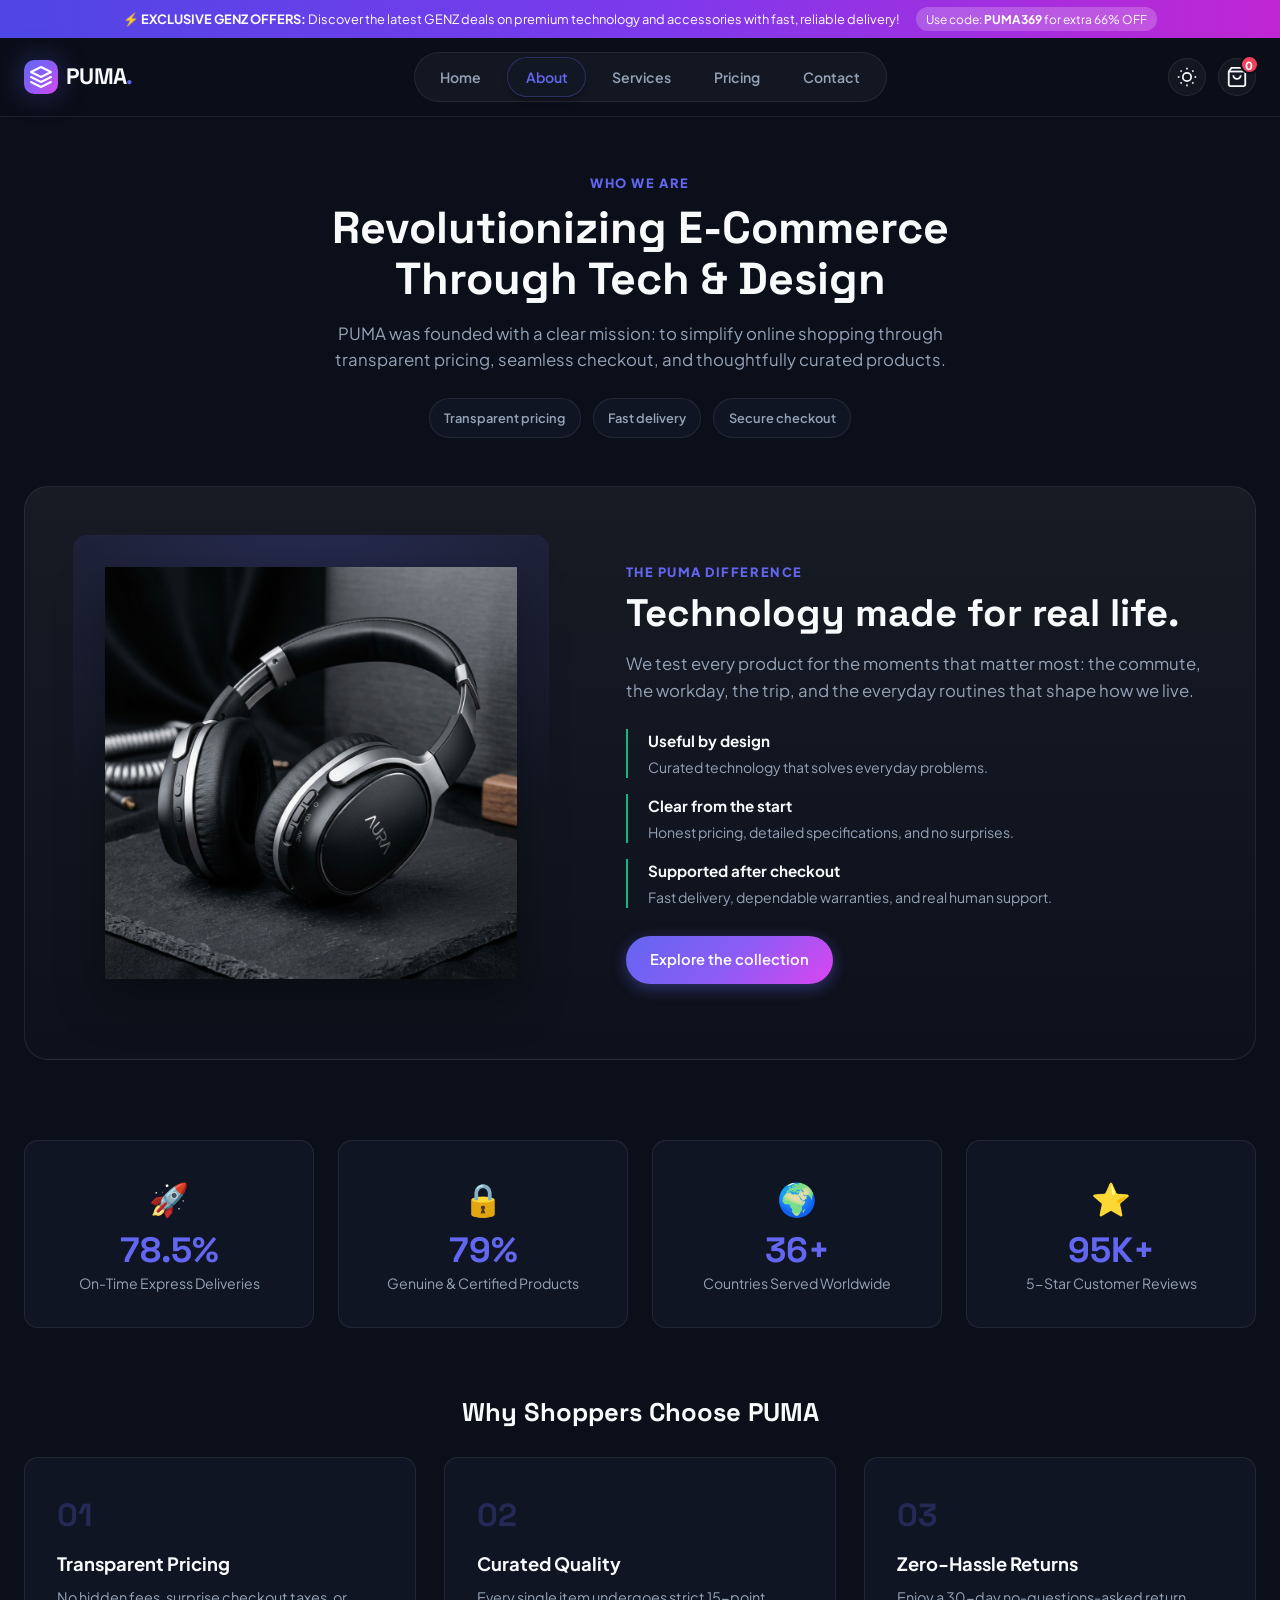
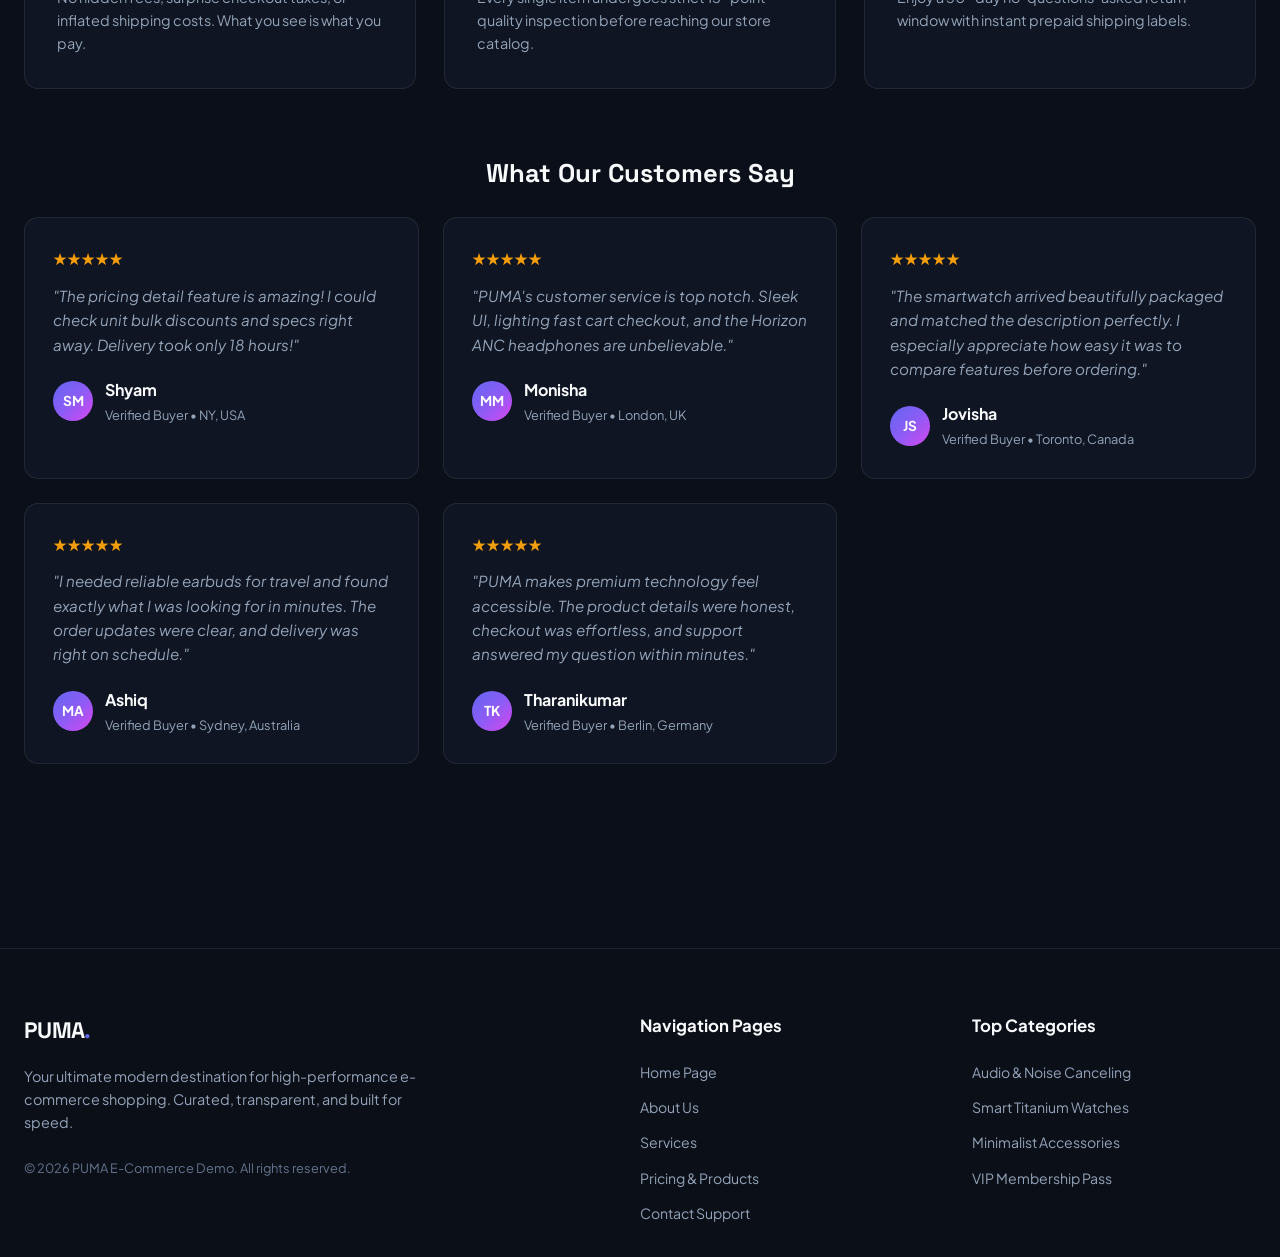
<file: about.html>
<!DOCTYPE html>
<html lang="en">
<head>
  <meta charset="UTF-8">
  <meta name="viewport" content="width=device-width, initial-scale=1.0">
  <meta name="description" content="LUMA — About Us & Our Mission">
  <title>PUMA — About Us | GENZ E-Commerce Experience</title>
  <link rel="preconnect" href="https://fonts.googleapis.com">
  <link rel="preconnect" href="https://fonts.gstatic.com" crossorigin>
  <link href="https://fonts.googleapis.com/css2?family=Plus+Jakarta+Sans:wght@300;400;500;600;700;800&family=Space+Grotesk:wght@500;700&display=swap" rel="stylesheet">
  <link rel="icon" type="image/svg+xml" href="./icons/icon.svg">
  <link rel="stylesheet" href="./styles.css">
</head>
<body class="dark-theme">
  <!-- Top Announcement Bar -->
  <div class="top-announcement">
    <div class="announcement-content">  
      <span>⚡ <strong>EXCLUSIVE GENZ OFFERS:</strong> Discover the latest GENZ deals on premium technology and accessories with fast, reliable delivery!</span>
      <span class="promo-code-badge">Use code: <strong>PUMA369</strong> for extra 66% OFF</span>
    </div>
  </div>

  <!-- Header Navigation -->
  <header class="site-header" id="site-header">
    <div class="header-container">
      <a href="index.html" class="brand-logo">
        <div class="logo-icon">
          <svg width="24" height="24" viewBox="0 0 24 24" fill="none" xmlns="http://www.w3.org/2000/svg">
            <path d="M12 2L2 7L12 12L22 7L12 2Z" stroke="currentColor" stroke-width="2" stroke-linecap="round" stroke-linejoin="round"/>
            <path d="M2 17L12 22L22 17" stroke="currentColor" stroke-width="2" stroke-linecap="round" stroke-linejoin="round"/>
            <path d="M2 12L12 17L22 12" stroke="currentColor" stroke-width="2" stroke-linecap="round" stroke-linejoin="round"/>
          </svg>
        </div>
        <span class="logo-text">PUMA<span class="logo-dot">.</span></span>
      </a>

      <nav class="main-nav" id="main-nav" aria-label="Main Navigation">
        <a href="index.html" class="nav-link">Home</a>
        <a href="about.html" class="nav-link active">About</a>
        <a href="services.html" class="nav-link">Services</a>
        <a href="pricing.html" class="nav-link">Pricing</a>
        <a href="contact.html" class="nav-link">Contact</a>
      </nav>

      <div class="header-actions">
        <button type="button" class="icon-btn theme-toggle" id="theme-toggle" aria-label="Toggle theme">
          <svg class="sun-icon" width="20" height="20" viewBox="0 0 24 24" fill="none" stroke="currentColor" stroke-width="2"><circle cx="12" cy="12" r="5"></circle><line x1="12" y1="1" x2="12" y2="3"></line><line x1="12" y1="21" x2="12" y2="23"></line><line x1="4.22" y1="4.22" x2="5.64" y2="5.64"></line><line x1="18.36" y1="18.36" x2="19.78" y2="19.78"></line><line x1="1" y1="12" x2="3" y2="12"></line><line x1="21" y1="12" x2="23" y2="12"></line><line x1="4.22" y1="19.78" x2="5.64" y2="18.36"></line><line x1="18.36" y1="5.64" x2="19.78" y2="4.22"></line></svg>
        </button>

        <button type="button" class="icon-btn cart-btn" id="cart-toggle-btn" aria-label="Open Cart">
          <svg width="22" height="22" viewBox="0 0 24 24" fill="none" stroke="currentColor" stroke-width="2"><path d="M6 2L3 6v14a2 2 0 0 0 2 2h14a2 2 0 0 0 2-2V6l-3-4z"></path><line x1="3" y1="6" x2="21" y2="6"></line><path d="M16 10a4 4 0 0 1-8 0"></path></svg>
          <span class="cart-badge" id="cart-badge">0</span>
        </button>

        <button type="button" class="mobile-toggle" id="mobile-toggle" aria-label="Toggle menu">
          <span></span><span></span><span></span>
        </button>
      </div>
    </div>
  </header>

  <!-- ABOUT PAGE CONTENT -->
  <main class="main-content">
    <section class="page-section">
      <div class="section-container">
        <div class="about-hero">
<span class="section-subtitle">WHO WE ARE</span>
          <h2 class="section-title">Revolutionizing E-Commerce <br>Through Tech & Design</h2>
          <p class="section-lead">PUMA was founded with a clear mission: to simplify online shopping through transparent pricing, seamless checkout, and thoughtfully curated products.</p>
          <div class="about-trust-row" aria-label="PUMA trust highlights">
            <span>Transparent pricing</span>
            <span>Fast delivery</span>
            <span>Secure checkout</span>
          </div>
        </div>

        <!-- Why PUMA -->
        <div class="why-luma-section">
          <div class="why-luma-image-wrap">
            <img src="./images/headphones.png" alt="LUMA Horizon noise-cancelling headphones">
          </div>
          <div class="why-luma-content">
            <span class="section-subtitle">THE PUMA DIFFERENCE</span>
            <h3 class="section-title">Technology made for real life.</h3>
            <p class="section-lead">We test every product for the moments that matter most: the commute, the workday, the trip, and the everyday routines that shape how we live.</p>
            <ul class="why-luma-list">
              <li><strong>Useful by design</strong><span>Curated technology that solves everyday problems.</span></li>
              <li><strong>Clear from the start</strong><span>Honest pricing, detailed specifications, and no surprises.</span></li>
              <li><strong>Supported after checkout</strong><span>Fast delivery, dependable warranties, and real human support.</span></li>
            </ul>
            <a class="btn btn-primary" href="pricing.html">Explore the collection</a>
          </div>
        </div>

        <!-- Metric Grid -->
        <div class="about-metrics-grid">
          <div class="metric-card">
            <div class="metric-icon">🚀</div>
            <div class="metric-number" data-target="99.4" data-suffix="%">0%</div>
            <div class="metric-label">On-Time Express Deliveries</div>
          </div>
          <div class="metric-card">
            <div class="metric-icon">🔒</div>
            <div class="metric-number" data-target="100" data-suffix="%">0%</div>
            <div class="metric-label">Genuine & Certified Products</div>
          </div>
          <div class="metric-card">
            <div class="metric-icon">🌍</div>
            <div class="metric-number" data-target="45" data-suffix="+">0+</div>
            <div class="metric-label">Countries Served Worldwide</div>
          </div>
          <div class="metric-card">
            <div class="metric-icon">⭐</div>
            <div class="metric-number" data-target="120" data-suffix="K+">0K+</div>
            <div class="metric-label">5-Star Customer Reviews</div>
          </div>
        </div>

        <!-- Core Values -->
        <div class="about-values">
          <h3 class="subsection-title">Why Shoppers Choose PUMA</h3>
          <div class="values-grid">
            <div class="value-card">
              <div class="value-badge">01</div>
              <h4>Transparent Pricing</h4>
              <p>No hidden fees, surprise checkout taxes, or inflated shipping costs. What you see is what you pay.</p>
            </div>
            <div class="value-card">
              <div class="value-badge">02</div>
              <h4>Curated Quality</h4>
              <p>Every single item undergoes strict 15-point quality inspection before reaching our store catalog.</p>
            </div>
            <div class="value-card">
              <div class="value-badge">03</div>
              <h4>Zero-Hassle Returns</h4>
              <p>Enjoy a 30-day no-questions-asked return window with instant prepaid shipping labels.</p>
            </div>
          </div>
        </div>

        <!-- Testimonials -->
        <div class="testimonials-block">
          <h3 class="subsection-title">What Our Customers Say</h3>
          <div class="testimonials-grid">
            <div class="testimonial-card">
              <div class="rating-stars">★★★★★</div>
              <p class="testimonial-text">"The pricing detail feature is amazing! I could check unit bulk discounts and specs right away. Delivery took only 18 hours!"</p>
              <div class="testimonial-author">
                <div class="author-avatar">SM</div>
                <div>
                  <strong>Shyam</strong>
                  <span>Verified Buyer • NY, USA</span>
                </div>
              </div>
            </div>

            <div class="testimonial-card">
              <div class="rating-stars">★★★★★</div>
              <p class="testimonial-text">"PUMA's customer service is top notch. Sleek UI, lighting fast cart checkout, and the Horizon ANC headphones are unbelievable."</p>
              <div class="testimonial-author">
                <div class="author-avatar">MM</div>
                <div>
                  <strong>Monisha</strong>
                  <span>Verified Buyer • London, UK</span>
                </div>
              </div>
            </div>

            <div class="testimonial-card">
              <div class="rating-stars">★★★★★</div>
              <p class="testimonial-text">"The smartwatch arrived beautifully packaged and matched the description perfectly. I especially appreciate how easy it was to compare features before ordering."</p>
              <div class="testimonial-author">
                <div class="author-avatar">JS</div>
                <div>
                  <strong>Jovisha</strong>
                  <span>Verified Buyer • Toronto, Canada</span>
                </div>
              </div>
            </div>

            <div class="testimonial-card">
              <div class="rating-stars">★★★★★</div>
              <p class="testimonial-text">"I needed reliable earbuds for travel and found exactly what I was looking for in minutes. The order updates were clear, and delivery was right on schedule."</p>
              <div class="testimonial-author">
                <div class="author-avatar">MA</div>
                <div>
                  <strong>Ashiq</strong>
                  <span>Verified Buyer • Sydney, Australia</span>
                </div>
              </div>
            </div>

            <div class="testimonial-card">
              <div class="rating-stars">★★★★★</div>
              <p class="testimonial-text">"PUMA makes premium technology feel accessible. The product details were honest, checkout was effortless, and support answered my question within minutes."</p>
              <div class="testimonial-author">
                <div class="author-avatar">TK</div>
                <div>
                  <strong>Tharanikumar</strong>
                  <span>Verified Buyer • Berlin, Germany</span>
                </div>
              </div>
            </div>
          </div>
        </div>

      </div>
    </section>
  </main>

  <!-- FOOTER -->
  <footer class="site-footer">
    <div class="footer-container">
      <div class="footer-col brand-col">
        <a href="index.html" class="brand-logo">
          <span class="logo-text">PUMA<span class="logo-dot">.</span></span>
        </a>
        <p class="footer-desc">Your ultimate modern destination for high-performance e-commerce shopping. Curated, transparent, and built for speed.</p>
        <p class="copyright">&copy; 2026 PUMA E-Commerce Demo. All rights reserved.</p>
      </div>

      <div class="footer-col">
        <h4>Navigation Pages</h4>
        <ul>
          <li><a href="index.html" class="footer-link-item">Home Page</a></li>
          <li><a href="about.html" class="footer-link-item">About Us</a></li>
          <li><a href="services.html" class="footer-link-item">Services</a></li>
          <li><a href="pricing.html" class="footer-link-item">Pricing & Products</a></li>
          <li><a href="contact.html" class="footer-link-item">Contact Support</a></li>
        </ul>
      </div>

      <div class="footer-col">
        <h4>Top Categories</h4>
        <ul>
          <li><a href="pricing.html" class="footer-link-item">Audio & Noise Canceling</a></li>
          <li><a href="pricing.html" class="footer-link-item">Smart Titanium Watches</a></li>
          <li><a href="pricing.html" class="footer-link-item">Minimalist Accessories</a></li>
          <li><a href="pricing.html" class="footer-link-item">VIP Membership Pass</a></li>
        </ul>
      </div>
    </div>
  </footer>

  <!-- MODALS & DRAWER -->
  <div class="modal-overlay" id="pricing-modal" aria-hidden="true">
    <div class="modal-card modal-lg">
      <button type="button" class="modal-close" id="modal-close-btn">&times;</button>
      <div class="modal-body" id="pricing-modal-body"></div>
    </div>
  </div>

  <div class="cart-drawer-overlay" id="cart-drawer-overlay" aria-hidden="true">
    <div class="cart-drawer" id="cart-drawer">
      <div class="cart-header">
        <h3>Shopping Cart (<span id="cart-drawer-count">0</span>)</h3>
        <button type="button" class="drawer-close" id="cart-close-btn">&times;</button>
      </div>
      <div class="cart-body" id="cart-items-container"></div>
      <div class="cart-footer">
        <div class="promo-input-row">
          <input type="text" id="promo-code-input" placeholder="Promo code (e.g. LUMA10)">
          <button type="button" class="btn btn-sm btn-outline" id="apply-promo-btn">Apply</button>
        </div>
        <div class="cart-summary">
          <div class="summary-row"><span>Subtotal</span><span id="cart-subtotal">$0.00</span></div>
          <div class="summary-row" id="discount-row" style="display:none; color: var(--accent-emerald);"><span>Discount (10%)</span><span id="cart-discount">-$0.00</span></div>
          <div class="summary-row"><span>Estimated Express Shipping</span><span id="cart-shipping">FREE</span></div>
          <div class="summary-row total-row"><span>Total</span><span id="cart-total">$0.00</span></div>
        </div>
        <button type="button" class="btn btn-primary full-width" id="checkout-btn">Proceed to Checkout 💳</button>
      </div>
    </div>
  </div>

  <div class="toast-container" id="toast-container"></div>
  <script src="./script.js"></script>
</body>
</html>
</file>
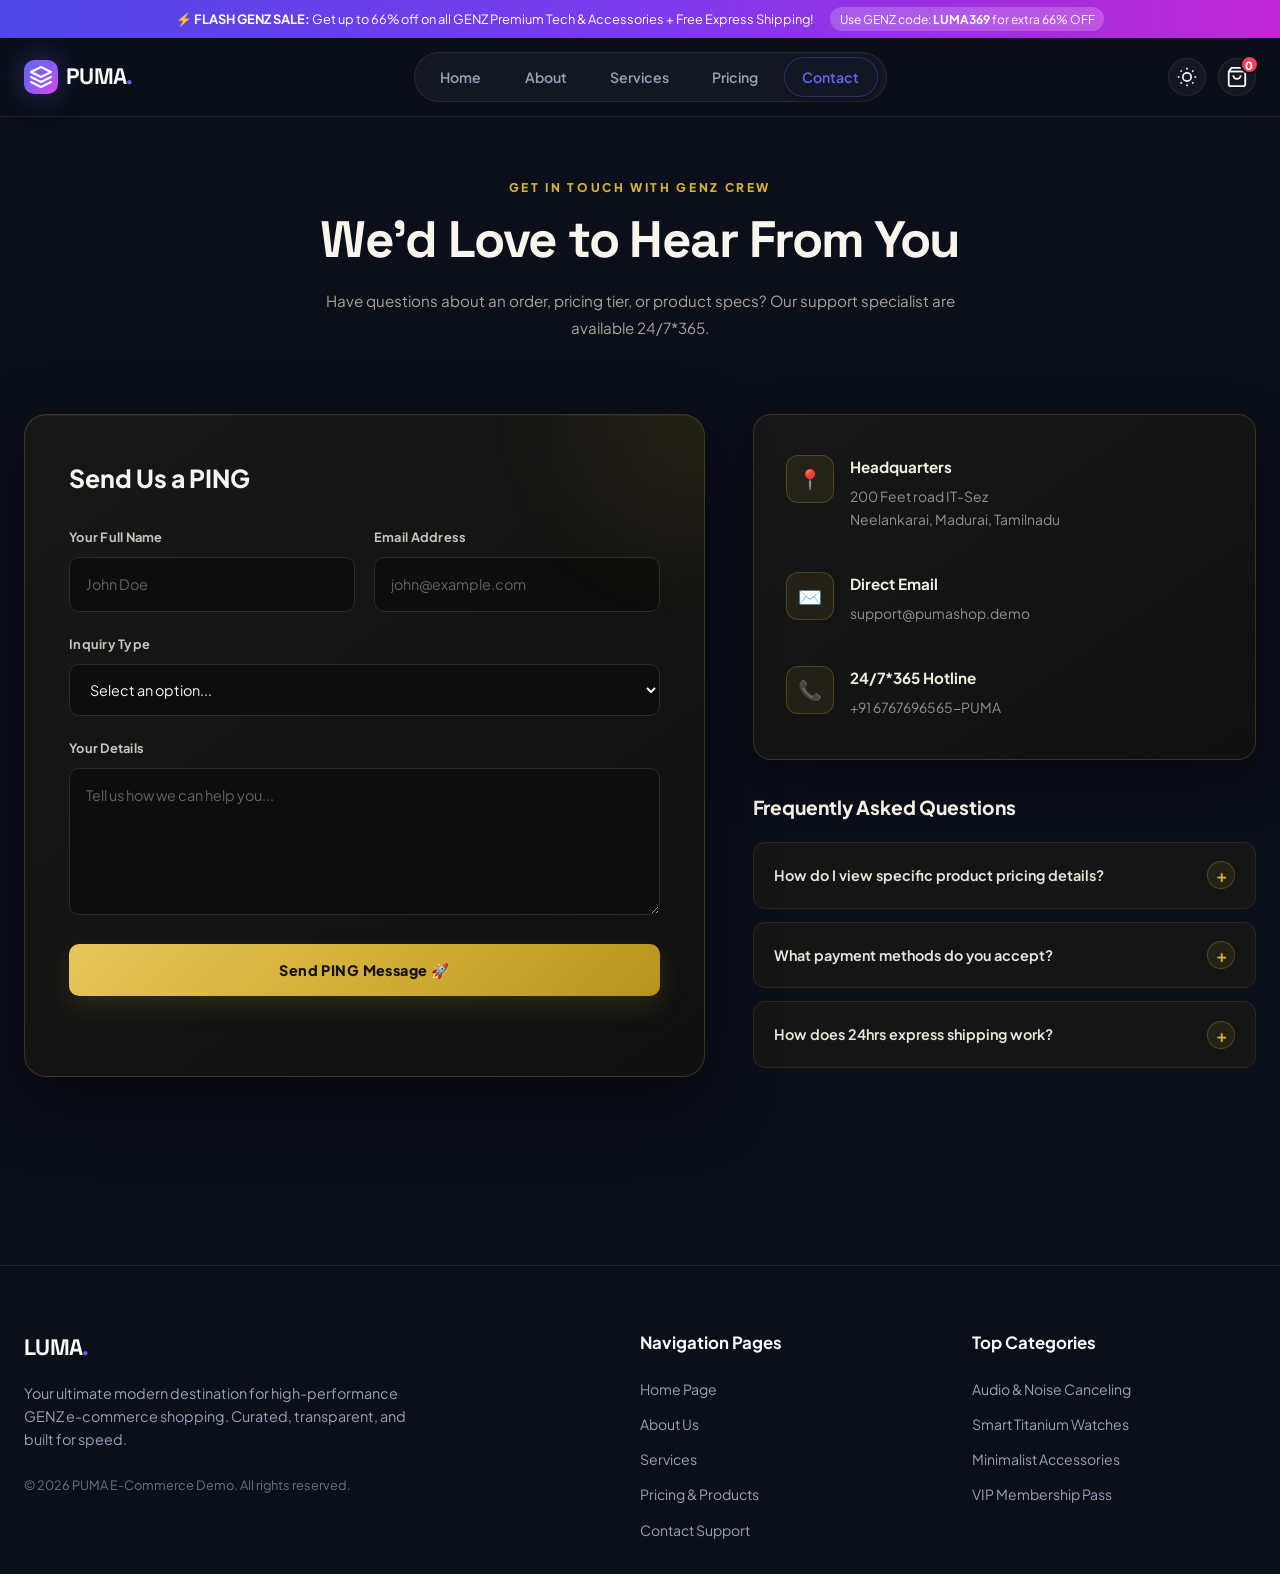
<file: contact.html>
<!DOCTYPE html>
<html lang="en">
<head>
  <meta charset="UTF-8">
  <meta name="viewport" content="width=device-width, initial-scale=1.0">
  <meta name="description" content="LUMA — Contact Support & FAQ">
  <title>PUMA — Contact Us | GENZ E-Commerce Experience</title>
  <link rel="preconnect" href="https://fonts.googleapis.com">
  <link rel="preconnect" href="https://fonts.gstatic.com" crossorigin>
  <link href="https://fonts.googleapis.com/css2?family=Plus+Jakarta+Sans:wght@300;400;500;600;700;800&family=Space+Grotesk:wght@500;700&display=swap" rel="stylesheet">
  <link rel="icon" type="image/svg+xml" href="./icons/icon.svg">
  <link rel="stylesheet" href="./styles.css">
</head>
<body class="dark-theme">
  <!-- Top GENZ Announcement Bar -->
  <div class="top-announcement">
    <div class="announcement-content">
      <span>⚡ <strong>FLASH GENZ SALE:</strong> Get up to 66% off on all GENZ Premium Tech & Accessories + Free Express Shipping!</span>
      <span class="promo-code-badge">Use GENZ code: <strong>LUMA369</strong> for extra 66% OFF</span>
    </div>
  </div>

  <!-- Header Navigation -->
  <header class="site-header" id="site-header">
    <div class="header-container">
      <a href="index.html" class="brand-logo">
        <div class="logo-icon">
          <svg width="24" height="24" viewBox="0 0 24 24" fill="none" xmlns="http://www.w3.org/2000/svg">
            <path d="M12 2L2 7L12 12L22 7L12 2Z" stroke="currentColor" stroke-width="2" stroke-linecap="round" stroke-linejoin="round"/>
            <path d="M2 17L12 22L22 17" stroke="currentColor" stroke-width="2" stroke-linecap="round" stroke-linejoin="round"/>
            <path d="M2 12L12 17L22 12" stroke="currentColor" stroke-width="2" stroke-linecap="round" stroke-linejoin="round"/>
          </svg>
        </div>
        <span class="logo-text">PUMA<span class="logo-dot">.</span></span>
      </a>

      <nav class="main-nav" id="main-nav" aria-label="Main Navigation">
        <a href="index.html" class="nav-link">Home</a>
        <a href="about.html" class="nav-link">About</a>
        <a href="services.html" class="nav-link">Services</a>
        <a href="pricing.html" class="nav-link">Pricing</a>
        <a href="contact.html" class="nav-link active">Contact</a>
      </nav>

      <div class="header-actions">
        <button type="button" class="icon-btn theme-toggle" id="theme-toggle" aria-label="Toggle theme">
          <svg class="sun-icon" width="20" height="20" viewBox="0 0 24 24" fill="none" stroke="currentColor" stroke-width="2"><circle cx="12" cy="12" r="5"></circle><line x1="12" y1="1" x2="12" y2="3"></line><line x1="12" y1="21" x2="12" y2="23"></line><line x1="4.22" y1="4.22" x2="5.64" y2="5.64"></line><line x1="18.36" y1="18.36" x2="19.78" y2="19.78"></line><line x1="1" y1="12" x2="3" y2="12"></line><line x1="21" y1="12" x2="23" y2="12"></line><line x1="4.22" y1="19.78" x2="5.64" y2="18.36"></line><line x1="18.36" y1="5.64" x2="19.78" y2="4.22"></line></svg>
        </button>

        <button type="button" class="icon-btn cart-btn" id="cart-toggle-btn" aria-label="Open Cart">
          <svg width="22" height="22" viewBox="0 0 24 24" fill="none" stroke="currentColor" stroke-width="2"><path d="M6 2L3 6v14a2 2 0 0 0 2 2h14a2 2 0 0 0 2-2V6l-3-4z"></path><line x1="3" y1="6" x2="21" y2="6"></line><path d="M16 10a4 4 0 0 1-8 0"></path></svg>
          <span class="cart-badge" id="cart-badge">0</span>
        </button>

        <button type="button" class="mobile-toggle" id="mobile-toggle" aria-label="Toggle menu">
          <span></span><span></span><span></span>
        </button>
      </div>
    </div>
  </header>

  <!-- CONTACT PAGE CONTENT -->
  <main class="main-content">
    <section class="page-section">
      <div class="section-container">
        <div class="contact-header">
          <span class="section-subtitle">GET IN TOUCH WITH GENZ CREW</span>
          <h2 class="section-title">We'd Love to Hear From You</h2>
          <p class="section-lead">Have questions about an order, pricing tier, or product specs? Our support specialist are available 24/7*365.</p>
        </div>

        <div class="contact-layout">
          <!-- Form -->
          <div class="contact-form-card">
            <h3>Send Us a PING</h3>
            <form id="contact-form" novalidate>
              <div class="form-row">
                <div class="form-group">
                  <label for="contact-name">Your Full Name</label>
                  <input type="text" id="contact-name" placeholder="John Doe" required>
                </div>
                <div class="form-group">
                  <label for="contact-email">Email Address</label>
                  <input type="email" id="contact-email" placeholder="john@example.com" required>
                </div>
              </div>

              <div class="form-group">
                <label for="contact-subject">Inquiry Type</label>
                <select id="contact-subject" required>
                  <option value="">Select an option...</option>
                  <option value="pricing">Product Pricing & Bulk Orders</option>
                  <option value="shipping">Order Tracking & Shipping</option>
                  <option value="returns">Returns & Refunds</option>
                  <option value="vip">VIP Membership Question</option>
                </select>
              </div>

              <div class="form-group">
                <label for="contact-message">Your Details</label>
                <textarea id="contact-message" rows="5" placeholder="Tell us how we can help you..." required></textarea>
              </div>

              <button type="submit" class="btn btn-primary full-width">Send PING Message 🚀</button>
              <div class="form-status" id="contact-status" role="status"></div>
            </form>
          </div>

          <!-- Contact Sidebar Info & FAQ -->
          <div class="contact-info-col">
            <div class="info-card">
              <div class="info-item">
                <div class="info-icon">📍</div>
                <div>
                  <strong>Headquarters</strong>
                  <p>200 Feet road IT-Sez <br>Neelankarai, Madurai, Tamilnadu</p>
                </div>
              </div>

              <div class="info-item">
                <div class="info-icon">✉️</div>
                <div>
                  <strong>Direct Email</strong>
                  <p>support@pumashop.demo</p>
                </div>
              </div>

              <div class="info-item">
                <div class="info-icon">📞</div>
                <div>
                  <strong>24/7*365 Hotline</strong>
                  <p>+91 6767696565-PUMA</p>
                </div>
              </div>
            </div>

            <!-- FAQ Accordion -->
            <div class="faq-accordion-block">
              <h4>Frequently Asked Questions</h4>
              
              <div class="accordion-item">
                <button type="button" class="accordion-header">
                  <span>How do I view specific product pricing details?</span>
                  <span class="acc-icon">+</span>
                </button>
                <div class="accordion-content">
                  <p>Click on the "View Pricing Details" button on any product card or table entry on the <a href="pricing.html" style="color:var(--accent-indigo);">Pricing Page</a> to open the full pricing detail view with unit breakdowns and discounts.</p>
                </div>
              </div>

              <div class="accordion-item">
                <button type="button" class="accordion-header">
                  <span>What payment methods do you accept?</span>
                  <span class="acc-icon">+</span>
                </button>
                <div class="accordion-content">
                  <p>We accept all major credit cards (Visa, MasterCard, Amex), Apple Pay, Google Pay, PayPal, and crypto payments (BTC/ETH).</p>
                </div>
              </div>

              <div class="accordion-item">
                <button type="button" class="accordion-header">
                  <span>How does 24hrs express shipping work?</span>
                  <span class="acc-icon">+</span>
                </button>
                <div class="accordion-content">
                  <p>Orders placed before 6 PM EST ship the same afternoon via courier partners (FedEx/DHL) for delivery within 24 hours.</p>
                </div>
              </div>
            </div>

          </div>
        </div>
      </div>
    </section>
  </main>

  <!-- FOOTER -->
  <footer class="site-footer">
    <div class="footer-container">
      <div class="footer-col brand-col">
        <a href="index.html" class="brand-logo">
          <span class="logo-text">LUMA<span class="logo-dot">.</span></span>
        </a>
        <p class="footer-desc">Your ultimate modern destination for high-performance GENZ e-commerce shopping. Curated, transparent, and built for speed.</p>
        <p class="copyright">&copy; 2026 PUMA E-Commerce Demo. All rights reserved.</p>
      </div>

      <div class="footer-col">
        <h4>Navigation Pages</h4>
        <ul>
          <li><a href="index.html" class="footer-link-item">Home Page</a></li>
          <li><a href="about.html" class="footer-link-item">About Us</a></li>
          <li><a href="services.html" class="footer-link-item">Services</a></li>
          <li><a href="pricing.html" class="footer-link-item">Pricing & Products</a></li>
          <li><a href="contact.html" class="footer-link-item">Contact Support</a></li>
        </ul>
      </div>

      <div class="footer-col">
        <h4>Top Categories</h4>
        <ul>
          <li><a href="pricing.html" class="footer-link-item">Audio & Noise Canceling</a></li>
          <li><a href="pricing.html" class="footer-link-item">Smart Titanium Watches</a></li>
          <li><a href="pricing.html" class="footer-link-item">Minimalist Accessories</a></li>
          <li><a href="pricing.html" class="footer-link-item">VIP Membership Pass</a></li>
        </ul>
      </div>
    </div>
  </footer>

  <!-- MODALS & DRAWER -->
  <div class="cart-drawer-overlay" id="cart-drawer-overlay" aria-hidden="true">
    <div class="cart-drawer" id="cart-drawer">
      <div class="cart-header">
        <h3>Shopping Cart (<span id="cart-drawer-count">0</span>)</h3>
        <button type="button" class="drawer-close" id="cart-close-btn">&times;</button>
      </div>
      <div class="cart-body" id="cart-items-container"></div>
      <div class="cart-footer">
        <div class="promo-input-row">
          <input type="text" id="promo-code-input" placeholder="Promo code (e.g. LUMA10)">
          <button type="button" class="btn btn-sm btn-outline" id="apply-promo-btn">Apply</button>
        </div>
        <div class="cart-summary">
          <div class="summary-row"><span>Subtotal</span><span id="cart-subtotal">$0.00</span></div>
          <div class="summary-row" id="discount-row" style="display:none; color: var(--accent-emerald);"><span>Discount (10%)</span><span id="cart-discount">-$0.00</span></div>
          <div class="summary-row"><span>Estimated Express For Shipping</span><span id="cart-shipping">FREE</span></div>
          <div class="summary-row total-row"><span>Total</span><span id="cart-total">$0.00</span></div>
        </div>
        <button type="button" class="btn btn-primary full-width" id="checkout-btn">Proceed to Checkout 💳</button>
      </div>
    </div>
  </div>

  <div class="toast-container" id="toast-container"></div>
  <script src="./script.js"></script>
</body>
</html>
</file>
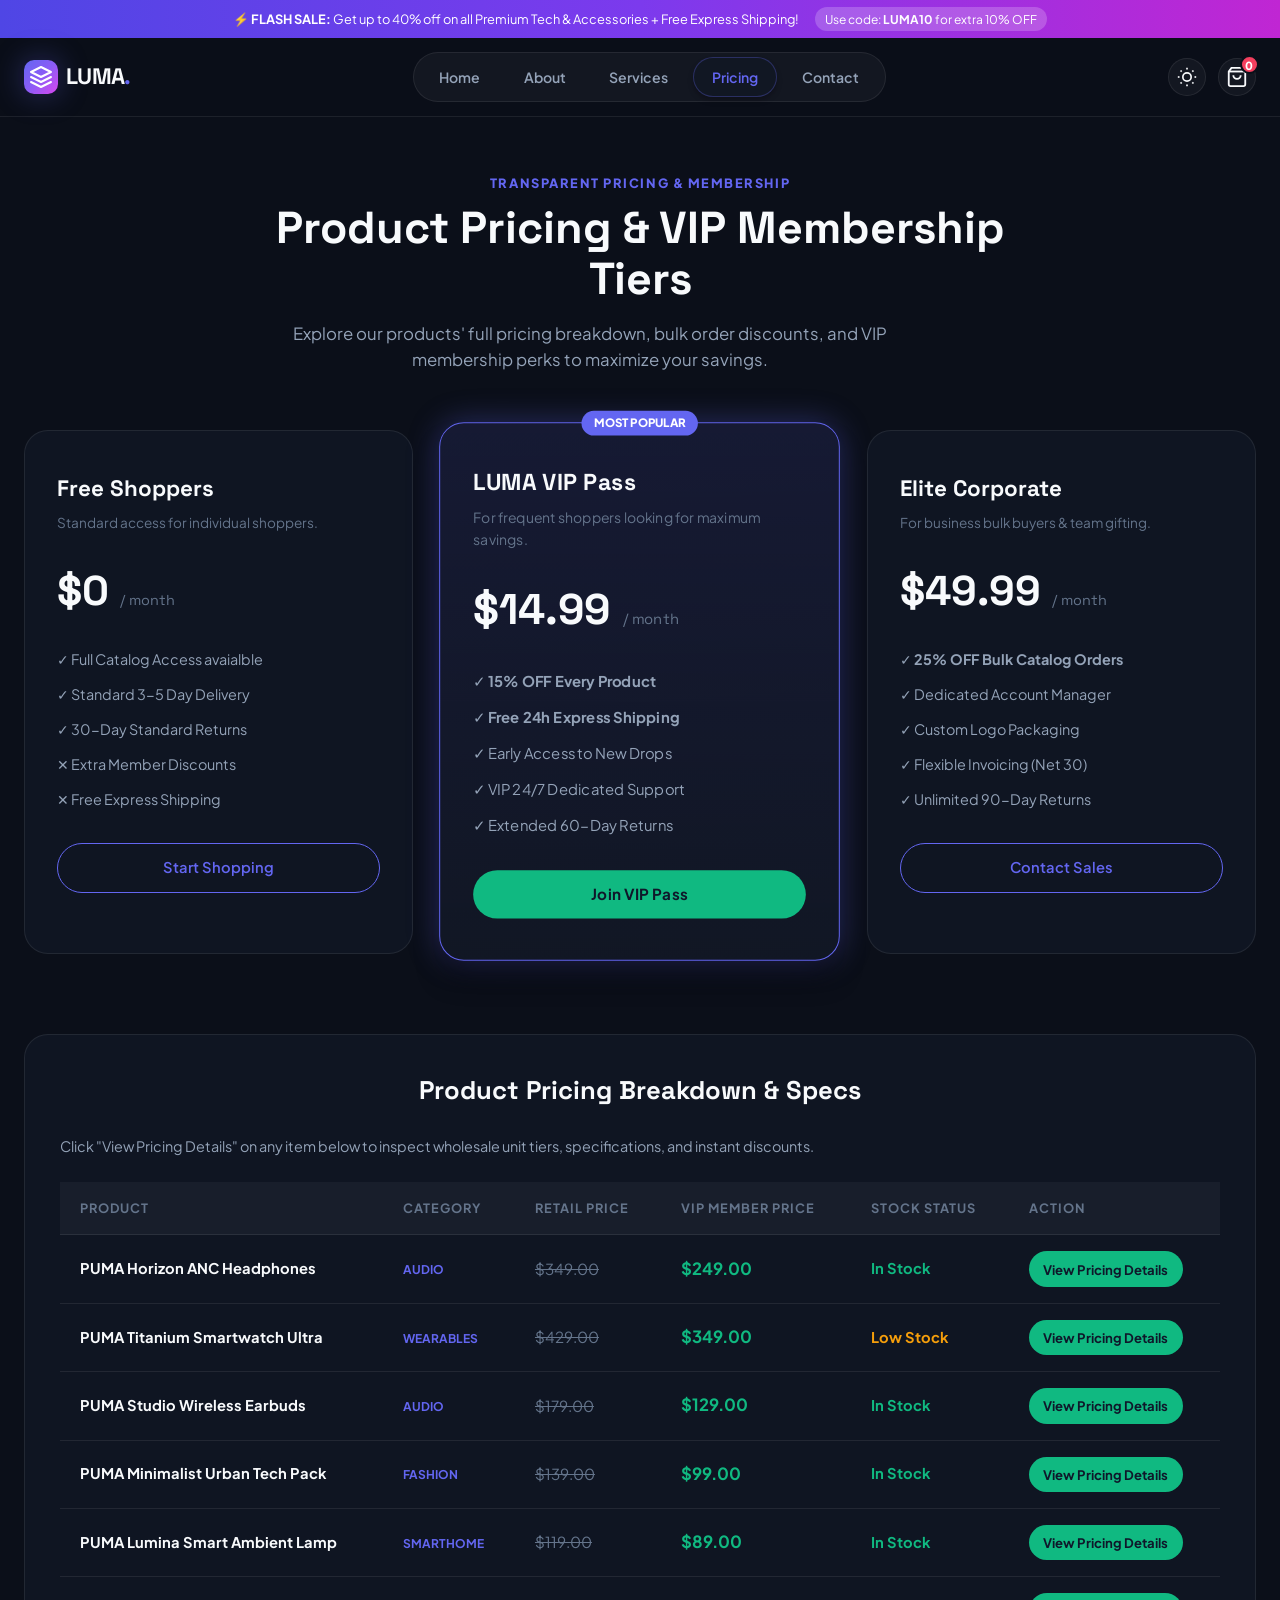
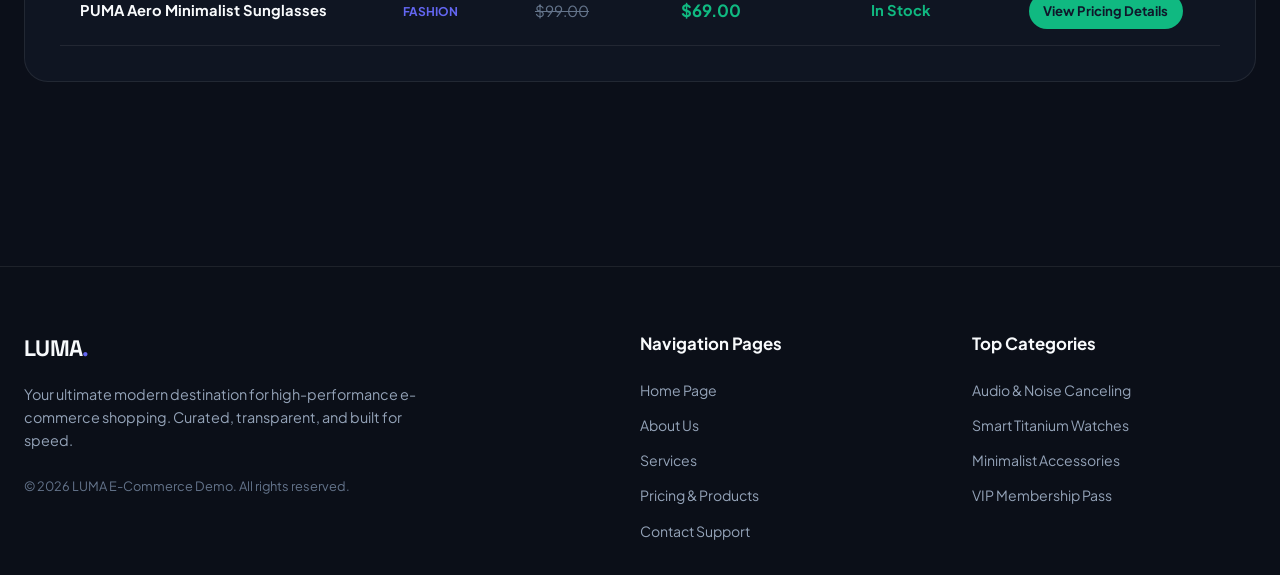
<file: pricing.html>
<!DOCTYPE html>
<html lang="en">
<head>
  <meta charset="UTF-8">
  <meta name="viewport" content="width=device-width, initial-scale=1.0">
  <meta name="description" content="LUMA — Product Pricing & VIP Membership Tiers">
  <title>LUMA — Pricing & Products | Next-Gen E-Commerce Experience</title>
  <link rel="preconnect" href="https://fonts.googleapis.com">
  <link rel="preconnect" href="https://fonts.gstatic.com" crossorigin>
  <link href="https://fonts.googleapis.com/css2?family=Plus+Jakarta+Sans:wght@300;400;500;600;700;800&family=Space+Grotesk:wght@500;700&display=swap" rel="stylesheet">
  <link rel="icon" type="image/svg+xml" href="./icons/icon.svg">
  <link rel="stylesheet" href="./styles.css">
</head>
<body class="dark-theme">
  <!-- Top Announcement Bar -->
  <div class="top-announcement">
    <div class="announcement-content">
      <span>⚡ <strong>FLASH SALE:</strong> Get up to 40% off on all Premium Tech & Accessories + Free Express Shipping!</span>
      <span class="promo-code-badge">Use code: <strong>LUMA10</strong> for extra 10% OFF</span>
    </div>
  </div>

  <!-- Header Navigation -->
  <header class="site-header" id="site-header">
    <div class="header-container">
      <a href="index.html" class="brand-logo">
        <div class="logo-icon">
          <svg width="24" height="24" viewBox="0 0 24 24" fill="none" xmlns="http://www.w3.org/2000/svg">
            <path d="M12 2L2 7L12 12L22 7L12 2Z" stroke="currentColor" stroke-width="2" stroke-linecap="round" stroke-linejoin="round"/>
            <path d="M2 17L12 22L22 17" stroke="currentColor" stroke-width="2" stroke-linecap="round" stroke-linejoin="round"/>
            <path d="M2 12L12 17L22 12" stroke="currentColor" stroke-width="2" stroke-linecap="round" stroke-linejoin="round"/>
          </svg>
        </div>
        <span class="logo-text">LUMA<span class="logo-dot">.</span></span>
      </a>

      <nav class="main-nav" id="main-nav" aria-label="Main Navigation">
        <a href="index.html" class="nav-link">Home</a>
        <a href="about.html" class="nav-link">About</a>
        <a href="services.html" class="nav-link">Services</a>
        <a href="pricing.html" class="nav-link active">Pricing</a>
        <a href="contact.html" class="nav-link">Contact</a>
      </nav>

      <div class="header-actions">
        <button type="button" class="icon-btn theme-toggle" id="theme-toggle" aria-label="Toggle theme">
          <svg class="sun-icon" width="20" height="20" viewBox="0 0 24 24" fill="none" stroke="currentColor" stroke-width="2"><circle cx="12" cy="12" r="5"></circle><line x1="12" y1="1" x2="12" y2="3"></line><line x1="12" y1="21" x2="12" y2="23"></line><line x1="4.22" y1="4.22" x2="5.64" y2="5.64"></line><line x1="18.36" y1="18.36" x2="19.78" y2="19.78"></line><line x1="1" y1="12" x2="3" y2="12"></line><line x1="21" y1="12" x2="23" y2="12"></line><line x1="4.22" y1="19.78" x2="5.64" y2="18.36"></line><line x1="18.36" y1="5.64" x2="19.78" y2="4.22"></line></svg>
        </button>

        <button type="button" class="icon-btn cart-btn" id="cart-toggle-btn" aria-label="Open Cart">
          <svg width="22" height="22" viewBox="0 0 24 24" fill="none" stroke="currentColor" stroke-width="2"><path d="M6 2L3 6v14a2 2 0 0 0 2 2h14a2 2 0 0 0 2-2V6l-3-4z"></path><line x1="3" y1="6" x2="21" y2="6"></line><path d="M16 10a4 4 0 0 1-8 0"></path></svg>
          <span class="cart-badge" id="cart-badge">0</span>
        </button>

        <button type="button" class="mobile-toggle" id="mobile-toggle" aria-label="Toggle menu">
          <span></span><span></span><span></span>
        </button>
      </div>
    </div>
  </header>

  <!-- PRICING PAGE CONTENT -->
  <main class="main-content">
    <section class="page-section">
      <div class="section-container">
        <div class="pricing-header">
          <span class="section-subtitle">TRANSPARENT PRICING & MEMBERSHIP</span>
          <h2 class="section-title">Product Pricing & VIP Membership Tiers</h2>
          <p class="section-lead">Explore our products' full pricing breakdown, bulk order discounts, and VIP membership perks to maximize your savings.</p>
        </div>

        <!-- Membership Subscription Tiers -->
        <div class="pricing-tiers-grid">
          <div class="tier-card">
            <h3 class="tier-name">Free Shoppers</h3>
            <p class="tier-desc">Standard access for individual shoppers.</p>
            <div class="tier-price">$0 <span>/ month</span></div>
            <ul class="tier-features">
              <li>✓ Full Catalog Access avaialble</li>
              <li>✓ Standard 3-5 Day Delivery</li>
              <li>✓ 30-Day Standard Returns</li>
              <li>✕ Extra Member Discounts</li>
              <li>✕ Free Express Shipping</li>
            </ul>
            <a href="index.html" class="btn btn-outline full-width">Start Shopping</a>
          </div>

          <div class="tier-card tier-featured">
            <div class="featured-badge">MOST POPULAR</div>
            <h3 class="tier-name">LUMA VIP Pass</h3>
            <p class="tier-desc">For frequent shoppers looking for maximum savings.</p>
            <div class="tier-price">$14.99 <span>/ month</span></div>
            <ul class="tier-features">
              <li>✓ <strong>15% OFF Every Product</strong></li>
              <li>✓ <strong>Free 24h Express Shipping</strong></li>
              <li>✓ Early Access to New Drops</li>
              <li>✓ VIP 24/7 Dedicated Support</li>
              <li>✓ Extended 60-Day Returns</li>
            </ul>
            <button type="button" class="btn btn-accent full-width" onclick="alert('Congratulations! VIP Pass activated.')">Join VIP Pass</button>
          </div>

          <div class="tier-card">
            <h3 class="tier-name">Elite Corporate</h3>
            <p class="tier-desc">For business bulk buyers & team gifting.</p>
            <div class="tier-price">$49.99 <span>/ month</span></div>
            <ul class="tier-features">
              <li>✓ <strong>25% OFF Bulk Catalog Orders</strong></li>
              <li>✓ Dedicated Account Manager</li>
              <li>✓ Custom Logo Packaging</li>
              <li>✓ Flexible Invoicing (Net 30)</li>
              <li>✓ Unlimited 90-Day Returns</li>
            </ul>
            <a href="contact.html" class="btn btn-outline full-width">Contact Sales</a>
          </div>
        </div>

        <!-- Product Pricing Breakdown Table -->
        <div class="pricing-catalog-block">
          <div class="catalog-header-bar">
            <div>
              <h3 class="subsection-title">Product Pricing Breakdown & Specs</h3>
              <p class="catalog-subtext">Click "View Pricing Details" on any item below to inspect wholesale unit tiers, specifications, and instant discounts.</p>
            </div>
          </div>

          <div class="pricing-table-container">
            <table class="pricing-table">
              <thead>
                <tr>
                  <th>Product</th>
                  <th>Category</th>
                  <th>Retail Price</th>
                  <th>VIP Member Price</th>
                  <th>Stock Status</th>
                  <th>Action</th>
                </tr>
              </thead>
              <tbody id="pricing-table-body">
                <!-- Dynamically populated by script.js -->
              </tbody>
            </table>
          </div>
        </div>

      </div>
    </section>
  </main>

  <!-- FOOTER -->
  <footer class="site-footer">
    <div class="footer-container">
      <div class="footer-col brand-col">
        <a href="index.html" class="brand-logo">
          <span class="logo-text">LUMA<span class="logo-dot">.</span></span>
        </a>
        <p class="footer-desc">Your ultimate modern destination for high-performance e-commerce shopping. Curated, transparent, and built for speed.</p>
        <p class="copyright">&copy; 2026 LUMA E-Commerce Demo. All rights reserved.</p>
      </div>

      <div class="footer-col">
        <h4>Navigation Pages</h4>
        <ul>
          <li><a href="index.html" class="footer-link-item">Home Page</a></li>
          <li><a href="about.html" class="footer-link-item">About Us</a></li>
          <li><a href="services.html" class="footer-link-item">Services</a></li>
          <li><a href="pricing.html" class="footer-link-item">Pricing & Products</a></li>
          <li><a href="contact.html" class="footer-link-item">Contact Support</a></li>
        </ul>
      </div>

      <div class="footer-col">
        <h4>Top Categories</h4>
        <ul>
          <li><a href="pricing.html" class="footer-link-item">Audio & Noise Canceling</a></li>
          <li><a href="pricing.html" class="footer-link-item">Smart Titanium Watches</a></li>
          <li><a href="pricing.html" class="footer-link-item">Minimalist Accessories</a></li>
          <li><a href="pricing.html" class="footer-link-item">VIP Membership Pass</a></li>
        </ul>
      </div>
    </div>
  </footer>

  <!-- MODALS & DRAWER -->
  <div class="modal-overlay" id="pricing-modal" aria-hidden="true">
    <div class="modal-card modal-lg">
      <button type="button" class="modal-close" id="modal-close-btn">&times;</button>
      <div class="modal-body" id="pricing-modal-body"></div>
    </div>
  </div>

  <div class="cart-drawer-overlay" id="cart-drawer-overlay" aria-hidden="true">
    <div class="cart-drawer" id="cart-drawer">
      <div class="cart-header">
        <h3>Shopping Cart (<span id="cart-drawer-count">0</span>)</h3>
        <button type="button" class="drawer-close" id="cart-close-btn">&times;</button>
      </div>
      <div class="cart-body" id="cart-items-container"></div>
      <div class="cart-footer">
        <div class="promo-input-row">
          <input type="text" id="promo-code-input" placeholder="Promo code (e.g. LUMA10)">
          <button type="button" class="btn btn-sm btn-outline" id="apply-promo-btn">Apply</button>
        </div>
        <div class="cart-summary">
          <div class="summary-row"><span>Subtotal</span><span id="cart-subtotal">$0.00</span></div>
          <div class="summary-row" id="discount-row" style="display:none; color: var(--accent-emerald);"><span>Discount (10%)</span><span id="cart-discount">-$0.00</span></div>
          <div class="summary-row"><span>Estimated Express Shipping</span><span id="cart-shipping">FREE</span></div>
          <div class="summary-row total-row"><span>Total</span><span id="cart-total">$0.00</span></div>
        </div>
        <button type="button" class="btn btn-primary full-width" id="checkout-btn">Proceed to Checkout 💳</button>
      </div>
    </div>
  </div>

  <div class="toast-container" id="toast-container"></div>
  <script src="./script.js"></script>
</body>
</html>
</file>
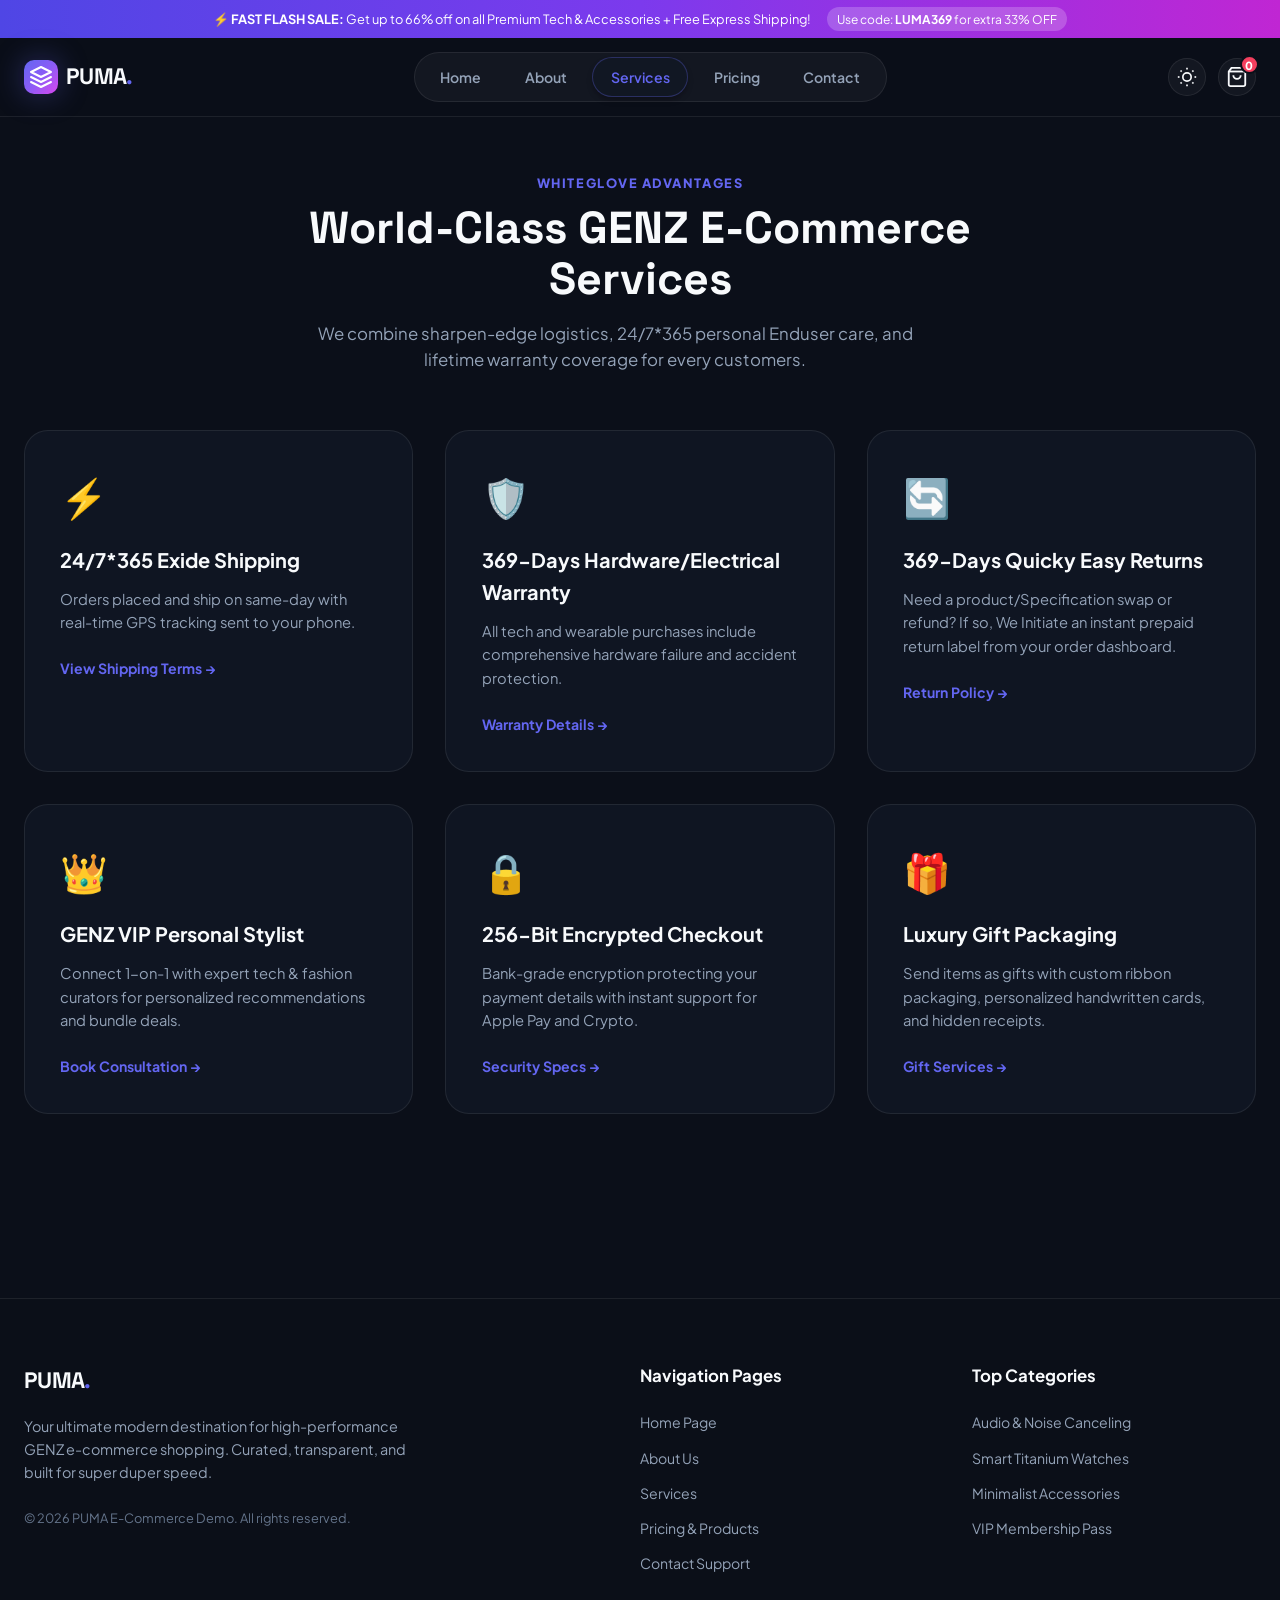
<file: services.html>
<!DOCTYPE html>
<html lang="en">
<head>
  <meta charset="UTF-8">
  <meta name="viewport" content="width=device-width, initial-scale=1.0">
  <meta name="description" content="LUMA — Premium Shopping Services & Perks">
  <title>PUMA — Services | GENZ E-Commerce Experience</title>
  <link rel="preconnect" href="https://fonts.googleapis.com">
  <link rel="preconnect" href="https://fonts.gstatic.com" crossorigin>
  <link href="https://fonts.googleapis.com/css2?family=Plus+Jakarta+Sans:wght@300;400;500;600;700;800&family=Space+Grotesk:wght@500;700&display=swap" rel="stylesheet">
  <link rel="icon" type="image/svg+xml" href="./icons/icon.svg">
  <link rel="stylesheet" href="./styles.css">
</head>
<body class="dark-theme">
  <!-- Top Announcement Bar -->
  <div class="top-announcement">
    <div class="announcement-content">
      <span>⚡ <strong>FAST FLASH SALE:</strong> Get up to 66% off on all Premium Tech & Accessories + Free Express Shipping!</span>
      <span class="promo-code-badge">Use code: <strong>LUMA369</strong> for extra 33% OFF</span>
    </div>
  </div>

  <!-- Header Navigation -->
  <header class="site-header" id="site-header">
    <div class="header-container">
      <a href="index.html" class="brand-logo">
        <div class="logo-icon">
          <svg width="24" height="24" viewBox="0 0 24 24" fill="none" xmlns="http://www.w3.org/2000/svg">
            <path d="M12 2L2 7L12 12L22 7L12 2Z" stroke="currentColor" stroke-width="2" stroke-linecap="round" stroke-linejoin="round"/>
            <path d="M2 17L12 22L22 17" stroke="currentColor" stroke-width="2" stroke-linecap="round" stroke-linejoin="round"/>
            <path d="M2 12L12 17L22 12" stroke="currentColor" stroke-width="2" stroke-linecap="round" stroke-linejoin="round"/>
          </svg>
        </div>
        <span class="logo-text">PUMA<span class="logo-dot">.</span></span>
      </a>

      <nav class="main-nav" id="main-nav" aria-label="Main Navigation">
        <a href="index.html" class="nav-link">Home</a>
        <a href="about.html" class="nav-link">About</a>
        <a href="services.html" class="nav-link active">Services</a>
        <a href="pricing.html" class="nav-link">Pricing</a>
        <a href="contact.html" class="nav-link">Contact</a>
      </nav>

      <div class="header-actions">
        <button type="button" class="icon-btn theme-toggle" id="theme-toggle" aria-label="Toggle theme">
          <svg class="sun-icon" width="20" height="20" viewBox="0 0 24 24" fill="none" stroke="currentColor" stroke-width="2"><circle cx="12" cy="12" r="5"></circle><line x1="12" y1="1" x2="12" y2="3"></line><line x1="12" y1="21" x2="12" y2="23"></line><line x1="4.22" y1="4.22" x2="5.64" y2="5.64"></line><line x1="18.36" y1="18.36" x2="19.78" y2="19.78"></line><line x1="1" y1="12" x2="3" y2="12"></line><line x1="21" y1="12" x2="23" y2="12"></line><line x1="4.22" y1="19.78" x2="5.64" y2="18.36"></line><line x1="18.36" y1="5.64" x2="19.78" y2="4.22"></line></svg>
        </button>

        <button type="button" class="icon-btn cart-btn" id="cart-toggle-btn" aria-label="Open Cart">
          <svg width="22" height="22" viewBox="0 0 24 24" fill="none" stroke="currentColor" stroke-width="2"><path d="M6 2L3 6v14a2 2 0 0 0 2 2h14a2 2 0 0 0 2-2V6l-3-4z"></path><line x1="3" y1="6" x2="21" y2="6"></line><path d="M16 10a4 4 0 0 1-8 0"></path></svg>
          <span class="cart-badge" id="cart-badge">0</span>
        </button>

        <button type="button" class="mobile-toggle" id="mobile-toggle" aria-label="Toggle menu">
          <span></span><span></span><span></span>
        </button>
      </div>
    </div>
  </header>

  <!-- SERVICES PAGE CONTENT -->
  <main class="main-content">
    <section class="page-section">
      <div class="section-container">
        <div class="services-header">
          <span class="section-subtitle">WHITEGLOVE ADVANTAGES</span>
          <h2 class="section-title">World-Class GENZ E-Commerce Services</h2>
          <p class="section-lead">We combine sharpen-edge logistics, 24/7*365 personal Enduser care, and lifetime warranty coverage for every customers.</p>
        </div>

        <div class="services-grid">
          <!-- Service Card 1 -->
          <div class="service-card">
            <div class="service-icon-wrap">⚡</div>
            <h3>24/7*365 Exide Shipping</h3>
            <p>Orders placed and ship on same-day with real-time GPS tracking sent to your phone.</p>
            <button type="button" class="service-link-btn" data-service="shipping">View Shipping Terms →</button>
          </div>

          <!-- Service Card 2 -->
          <div class="service-card">
            <div class="service-icon-wrap">🛡️</div>
            <h3>369-Days Hardware/Electrical Warranty</h3>
            <p>All tech and wearable purchases include comprehensive hardware failure and accident protection.</p>
            <button type="button" class="service-link-btn" data-service="warranty">Warranty Details →</button>
          </div>

          <!-- Service Card 3 -->
          <div class="service-card">
            <div class="service-icon-wrap">🔄</div>
            <h3>369-Days Quicky Easy Returns</h3>
            <p>Need a product/Specification swap or refund? If so, We Initiate an instant prepaid return label from your order dashboard.</p>
            <button type="button" class="service-link-btn" data-service="returns">Return Policy →</button>
          </div>

          <!-- Service Card 4 -->
          <div class="service-card">
            <div class="service-icon-wrap">👑</div>
            <h3>GENZ VIP Personal Stylist</h3>
            <p>Connect 1-on-1 with expert tech & fashion curators for personalized recommendations and bundle deals.</p>
            <button type="button" class="service-link-btn" data-service="stylist">Book Consultation →</button>
          </div>

          <!-- Service Card 5 -->
          <div class="service-card">
            <div class="service-icon-wrap">🔒</div>
            <h3>256-Bit Encrypted Checkout</h3>
            <p>Bank-grade encryption protecting your payment details with instant support for Apple Pay and Crypto.</p>
            <button type="button" class="service-link-btn" data-service="security">Security Specs →</button>
          </div>

          <!-- Service Card 6 -->
          <div class="service-card">
            <div class="service-icon-wrap">🎁</div>
            <h3>Luxury Gift Packaging</h3>
            <p>Send items as gifts with custom ribbon packaging, personalized handwritten cards, and hidden receipts.</p>
            <button type="button" class="service-link-btn" data-service="gift">Gift Services →</button>
          </div>
        </div>
      </div>
    </section>
  </main>

  <!-- FOOTER -->
  <footer class="site-footer">
    <div class="footer-container">
      <div class="footer-col brand-col">
        <a href="index.html" class="brand-logo">
          <span class="logo-text">PUMA<span class="logo-dot">.</span></span>
        </a>
        <p class="footer-desc">Your ultimate modern destination for high-performance GENZ e-commerce shopping. Curated, transparent, and built for super duper speed.</p>
        <p class="copyright">&copy; 2026 PUMA E-Commerce Demo. All rights reserved.</p>
      </div>

      <div class="footer-col">
        <h4>Navigation Pages</h4>
        <ul>
          <li><a href="index.html" class="footer-link-item">Home Page</a></li>
          <li><a href="about.html" class="footer-link-item">About Us</a></li>
          <li><a href="services.html" class="footer-link-item">Services</a></li>
          <li><a href="pricing.html" class="footer-link-item">Pricing & Products</a></li>
          <li><a href="contact.html" class="footer-link-item">Contact Support</a></li>
        </ul>
      </div>

      <div class="footer-col">
        <h4>Top Categories</h4>
        <ul>
          <li><a href="pricing.html" class="footer-link-item">Audio & Noise Canceling</a></li>
          <li><a href="pricing.html" class="footer-link-item">Smart Titanium Watches</a></li>
          <li><a href="pricing.html" class="footer-link-item">Minimalist Accessories</a></li>
          <li><a href="pricing.html" class="footer-link-item">VIP Membership Pass</a></li>
        </ul>
      </div>
    </div>
  </footer>

  <!-- MODALS -->
  <div class="modal-overlay" id="service-modal" aria-hidden="true">
    <div class="modal-card modal-md">
      <button type="button" class="modal-close" id="service-close-btn">&times;</button>
      <div class="modal-body" id="service-modal-body"></div>
    </div>
  </div>

  <div class="cart-drawer-overlay" id="cart-drawer-overlay" aria-hidden="true">
    <div class="cart-drawer" id="cart-drawer">
      <div class="cart-header">
        <h3>Shopping Cart (<span id="cart-drawer-count">0</span>)</h3>
        <button type="button" class="drawer-close" id="cart-close-btn">&times;</button>
      </div>
      <div class="cart-body" id="cart-items-container"></div>
      <div class="cart-footer">
        <div class="promo-input-row">
          <input type="text" id="promo-code-input" placeholder="Promo code (e.g. LUMA10)">
          <button type="button" class="btn btn-sm btn-outline" id="apply-promo-btn">Apply</button>
        </div>
        <div class="cart-summary">
          <div class="summary-row"><span>Subtotal</span><span id="cart-subtotal">$0.00</span></div>
          <div class="summary-row" id="discount-row" style="display:none; color: var(--accent-emerald);"><span>Discount (10%)</span><span id="cart-discount">-$0.00</span></div>
          <div class="summary-row"><span>Estimated Express Shipping</span><span id="cart-shipping">FREE</span></div>
          <div class="summary-row total-row"><span>Total</span><span id="cart-total">$0.00</span></div>
        </div>
        <button type="button" class="btn btn-primary full-width" id="checkout-btn">Proceed to Checkout 💳</button>
      </div>
    </div>
  </div>

  <div class="toast-container" id="toast-container"></div>
  <script src="./script.js"></script>
</body>
</html>
</file>
<file: styles.css>
/* ==========================================================================
   LUMA E-COMMERCE DESIGN SYSTEM & STYLESHEET
   ========================================================================== */

:root {
  /* Color Palette - Dark Luxury Default */
  --bg-main: #0B0F19;
  --bg-card: rgba(18, 24, 38, 0.75);
  --bg-card-hover: rgba(28, 36, 56, 0.85);
  --bg-glass: rgba(255, 255, 255, 0.04);
  --border-glass: rgba(255, 255, 255, 0.08);
  --border-highlight: rgba(99, 102, 241, 0.3);

  --text-main: #F8FAFC;
  --text-secondary: #94A3B8;
  --text-muted: #64748B;

  --accent-indigo: #6366F1;
  --accent-purple: #8B5CF6;
  --accent-emerald: #10B981;
  --accent-rose: #F43F5E;
  --accent-amber: #F59E0B;
  --accent-cyan: #38BDF8;

  --gradient-primary: linear-gradient(135deg, #6366F1 0%, #8B5CF6 50%, #D946EF 100%);
  --gradient-card: linear-gradient(180deg, rgba(255, 255, 255, 0.05) 0%, rgba(255, 255, 255, 0.01) 100%);
  --gradient-glow: radial-gradient(circle at 50% -20%, rgba(99, 102, 241, 0.25) 0%, rgba(11, 15, 25, 0) 70%);

  --shadow-sm: 0 4px 6px -1px rgba(0, 0, 0, 0.3);
  --shadow-lg: 0 20px 25px -5px rgba(0, 0, 0, 0.5), 0 8px 10px -6px rgba(0, 0, 0, 0.5);
  --shadow-glow: 0 0 30px rgba(99, 102, 241, 0.35);

  --radius-sm: 8px;
  --radius-md: 14px;
  --radius-lg: 24px;
  --radius-full: 9999px;

  --font-main: 'Plus Jakarta Sans', -apple-system, BlinkMacSystemFont, sans-serif;
  --font-display: 'Space Grotesk', sans-serif;
  --transition-fast: 0.2s cubic-bezier(0.4, 0, 0.2, 1);
  --transition-normal: 0.3s cubic-bezier(0.4, 0, 0.2, 1);
}

/* Light Theme Variables Override */
body.light-theme {
  --bg-main: #F1F5F9;
  --bg-card: rgba(255, 255, 255, 0.85);
  --bg-card-hover: rgba(255, 255, 255, 0.98);
  --bg-glass: rgba(0, 0, 0, 0.03);
  --border-glass: rgba(0, 0, 0, 0.08);
  --border-highlight: rgba(99, 102, 241, 0.4);

  --text-main: #0F172A;
  --text-secondary: #475569;
  --text-muted: #64748B;

  --shadow-lg: 0 20px 25px -5px rgba(15, 23, 42, 0.1), 0 8px 10px -6px rgba(15, 23, 42, 0.05);
  --shadow-glow: 0 0 25px rgba(99, 102, 241, 0.2);
}

/* Reset & Global */
*, *::before, *::after {
  box-sizing: border-box;
  margin: 0;
  padding: 0;
}

html {
  scroll-behavior: smooth;
  font-size: 16px;
}

body {
  background-color: var(--bg-main);
  color: var(--text-main);
  font-family: var(--font-main);
  line-height: 1.6;
  overflow-x: hidden;
  min-height: 100vh;
  transition: background-color var(--transition-normal), color var(--transition-normal);
}

a {
  color: inherit;
  text-decoration: none;
}

button, input, select, textarea {
  font: inherit;
  color: inherit;
}

button {
  cursor: pointer;
  border: none;
  background: none;
}

img {
  max-width: 100%;
  height: auto;
  display: block;
}

/* Helper Utilities */
.gradient-text {
  background: var(--gradient-primary);
  -webkit-background-clip: text;
  background-clip: text;
  -webkit-text-fill-color: transparent;
}

.text-muted { color: var(--text-muted); }
.text-center { text-align: center; }

.btn {
  display: inline-flex;
  align-items: center;
  justify-content: center;
  gap: 0.5rem;
  padding: 0.75rem 1.5rem;
  border-radius: var(--radius-full);
  font-weight: 600;
  font-size: 0.92rem;
  transition: all var(--transition-fast);
  text-decoration: none;
}

.btn-primary {
  background: var(--gradient-primary);
  color: #FFFFFF;
  box-shadow: 0 4px 15px rgba(99, 102, 241, 0.4);
}

.btn-primary:hover {
  transform: translateY(-2px);
  box-shadow: 0 8px 25px rgba(99, 102, 241, 0.6);
}

.btn-secondary {
  background: var(--bg-glass);
  color: var(--text-main);
  border: 1px solid var(--border-glass);
  backdrop-filter: blur(10px);
}

.btn-secondary:hover {
  background: var(--border-glass);
  border-color: var(--accent-indigo);
  transform: translateY(-2px);
}

.btn-accent {
  background: var(--accent-emerald);
  color: #0F172A;
  font-weight: 700;
}

.btn-accent:hover {
  background: #34D399;
  box-shadow: 0 4px 15px rgba(16, 185, 129, 0.4);
  transform: translateY(-2px);
}

.btn-outline {
  border: 1px solid var(--accent-indigo);
  color: var(--accent-indigo);
}

.btn-outline:hover {
  background: var(--accent-indigo);
  color: #FFFFFF;
}

.btn-sm {
  padding: 0.45rem 0.9rem;
  font-size: 0.82rem;
}

.full-width {
  width: 100%;
}

/* TOP ANNOUNCEMENT BAR */
.top-announcement {
  background: linear-gradient(90deg, #4F46E5 0%, #7C3AED 50%, #C026D3 100%);
  color: #FFFFFF;
  font-size: 0.8rem;
  padding: 0.45rem 1rem;
  text-align: center;
}

.announcement-content {
  display: flex;
  align-items: center;
  justify-content: center;
  gap: 1rem;
  flex-wrap: wrap;
}

.promo-code-badge {
  background: rgba(255, 255, 255, 0.2);
  padding: 0.15rem 0.6rem;
  border-radius: var(--radius-full);
  font-size: 0.75rem;
}

/* SITE HEADER & NAVBAR */
.site-header {
  position: sticky;
  top: 0;
  z-index: 100;
  background: rgba(11, 15, 25, 0.85);
  backdrop-filter: blur(16px);
  border-bottom: 1px solid var(--border-glass);
  transition: background var(--transition-normal);
}

body.light-theme .site-header {
  background: rgba(241, 245, 249, 0.85);
}

.header-container {
  max-width: 1280px;
  margin: 0 auto;
  padding: 0.85rem 1.5rem;
  display: flex;
  align-items: center;
  justify-content: space-between;
  gap: 1.5rem;
}

.brand-logo {
  display: flex;
  align-items: center;
  gap: 0.5rem;
  font-family: var(--font-display);
  font-weight: 700;
  font-size: 1.4rem;
  color: var(--text-main);
  letter-spacing: -0.03em;
}

.logo-icon {
  width: 34px;
  height: 34px;
  background: var(--gradient-primary);
  border-radius: 10px;
  display: grid;
  place-items: center;
  color: white;
  box-shadow: var(--shadow-glow);
}

.logo-dot {
  color: var(--accent-indigo);
}

/* Navigation Links */
.main-nav {
  display: flex;
  align-items: center;
  gap: 0.5rem;
  background: var(--bg-glass);
  padding: 0.25rem 0.5rem;
  border-radius: var(--radius-full);
  border: 1px solid var(--border-glass);
}

.nav-link {
  padding: 0.5rem 1.1rem;
  font-size: 0.88rem;
  font-weight: 600;
  color: var(--text-secondary);
  border-radius: var(--radius-full);
  transition: all var(--transition-fast);
}

.nav-link:hover, .nav-link.active {
  color: var(--text-main);
  background: var(--bg-card);
  box-shadow: var(--shadow-sm);
}

.nav-link.active {
  color: var(--accent-indigo);
  border: 1px solid var(--border-highlight);
}

/* Header Actions */
.header-actions {
  display: flex;
  align-items: center;
  gap: 0.75rem;
}

.search-box {
  position: relative;
  display: flex;
  align-items: center;
}

.search-box input {
  background: var(--bg-glass);
  border: 1px solid var(--border-glass);
  padding: 0.45rem 2.2rem 0.45rem 0.9rem;
  border-radius: var(--radius-full);
  font-size: 0.82rem;
  width: 170px;
  transition: width var(--transition-fast), border-color var(--transition-fast);
}

.search-box input:focus {
  outline: none;
  width: 220px;
  border-color: var(--accent-indigo);
}

.search-btn {
  position: absolute;
  right: 8px;
  color: var(--text-muted);
}

.icon-btn {
  width: 38px;
  height: 38px;
  border-radius: 50%;
  background: var(--bg-glass);
  border: 1px solid var(--border-glass);
  display: grid;
  place-items: center;
  color: var(--text-main);
  position: relative;
  transition: all var(--transition-fast);
}

.icon-btn:hover {
  background: var(--bg-card);
  border-color: var(--accent-indigo);
  color: var(--accent-indigo);
  transform: translateY(-1px);
}

.cart-badge {
  position: absolute;
  top: -4px;
  right: -4px;
  background: var(--accent-rose);
  color: white;
  font-size: 0.7rem;
  font-weight: 800;
  width: 19px;
  height: 19px;
  border-radius: 50%;
  display: grid;
  place-items: center;
  border: 2px solid var(--bg-main);
}

.mobile-toggle {
  display: none;
  flex-direction: column;
  gap: 5px;
  padding: 0.3rem;
}

.mobile-toggle span {
  width: 22px;
  height: 2px;
  background: var(--text-main);
  border-radius: 2px;
}

/* MAIN VIEW SECTIONS CONTROLLER */
.main-content {
  min-height: calc(100vh - 180px);
}

.page-section {
  display: block;
  opacity: 1;
  transform: translateY(0);
  padding-bottom: 3rem;
}

.section-container {
  max-width: 1280px;
  margin: 0 auto;
  padding: 3.5rem 1.5rem;
}

/* SECTION TITLES */
.section-subtitle {
  color: var(--accent-indigo);
  font-size: 0.8rem;
  font-weight: 800;
  letter-spacing: 0.12em;
  text-transform: uppercase;
  display: block;
  margin-bottom: 0.5rem;
}

.section-title {
  font-family: var(--font-display);
  font-size: clamp(2rem, 4vw, 2.8rem);
  font-weight: 700;
  line-height: 1.15;
  margin-bottom: 1rem;
}

.section-lead {
  color: var(--text-secondary);
  font-size: 1.05rem;
  max-width: 650px;
  margin-bottom: 2.5rem;
}

/* ==========================================================================
   1. HOME SECTION STYLES
   ========================================================================== */

.hero-section {
  position: relative;
  padding: 4rem 1.5rem 5rem;
  overflow: hidden;
  background: var(--gradient-glow);
}

.hero-container {
  max-width: 1280px;
  margin: 0 auto;
  display: grid;
  grid-template-columns: 1.2fr 1fr;
  gap: 3rem;
  align-items: center;
}

.hero-tag {
  display: inline-block;
  background: rgba(99, 102, 241, 0.15);
  border: 1px solid rgba(99, 102, 241, 0.3);
  color: var(--accent-indigo);
  padding: 0.35rem 0.9rem;
  border-radius: var(--radius-full);
  font-size: 0.82rem;
  font-weight: 700;
  margin-bottom: 1.2rem;
}

.hero-title {
  font-family: var(--font-display);
  font-size: clamp(2.5rem, 5vw, 4rem);
  font-weight: 800;
  line-height: 1.08;
  letter-spacing: -0.03em;
  margin-bottom: 1.2rem;
}

.hero-desc {
  color: var(--text-secondary);
  font-size: 1.08rem;
  max-width: 540px;
  margin-bottom: 2rem;
}

.hero-cta-group {
  display: flex;
  align-items: center;
  gap: 1rem;
  flex-wrap: wrap;
  margin-bottom: 2.5rem;
}

.hero-stats {
  display: flex;
  align-items: center;
  gap: 1.5rem;
  background: var(--bg-card);
  border: 1px solid var(--border-glass);
  padding: 0.9rem 1.5rem;
  border-radius: var(--radius-md);
  width: fit-content;
  backdrop-filter: blur(10px);
}

.stat-num {
  font-family: var(--font-display);
  font-weight: 800;
  font-size: 1.25rem;
  color: var(--accent-cyan);
  display: block;
}

.stat-lbl {
  font-size: 0.75rem;
  color: var(--text-muted);
}

.stat-divider {
  width: 1px;
  height: 30px;
  background: var(--border-glass);
}

/* Featured Hero Product Card */
.hero-card-featured {
  position: relative;
  background: var(--bg-card);
  border: 1px solid var(--border-highlight);
  border-radius: var(--radius-lg);
  padding: 2rem;
  box-shadow: var(--shadow-lg), var(--shadow-glow);
  overflow: hidden;
  backdrop-filter: blur(20px);
}

.hero-card-badge {
  position: absolute;
  top: 1.2rem;
  right: 1.2rem;
  background: var(--accent-rose);
  color: white;
  font-size: 0.72rem;
  font-weight: 800;
  padding: 0.25rem 0.7rem;
  border-radius: var(--radius-full);
  letter-spacing: 0.05em;
}

.hero-img {
  width: 100%;
  height: 260px;
  object-fit: contain;
  margin-bottom: 1.5rem;
  filter: drop-shadow(0 15px 25px rgba(0,0,0,0.4));
  transition: transform 0.4s ease;
}

.hero-card-featured:hover .hero-img {
  transform: scale(1.05) translateY(-5px);
}

.hero-card-info h3 {
  font-size: 1.25rem;
  font-weight: 700;
  margin-bottom: 0.5rem;
}

.hero-card-price {
  margin-bottom: 1rem;
  display: flex;
  align-items: center;
  gap: 0.75rem;
}

.price-strike {
  text-decoration: line-through;
  color: var(--text-muted);
  font-size: 0.95rem;
}

.price-current {
  color: var(--accent-emerald);
  font-size: 1.4rem;
  font-family: var(--font-display);
}

/* Category Filters & Products Grid */
.category-filter-wrapper {
  margin-bottom: 2rem;
  display: flex;
  align-items: center;
  justify-content: space-between;
  gap: 1.5rem;
  flex-wrap: wrap;
}

.section-heading {
  font-family: var(--font-display);
  font-size: 1.6rem;
  font-weight: 700;
}

.filter-pills {
  display: flex;
  gap: 0.5rem;
  overflow-x: auto;
  padding-bottom: 0.25rem;
}

.filter-pill {
  padding: 0.45rem 1rem;
  border-radius: var(--radius-full);
  background: var(--bg-glass);
  border: 1px solid var(--border-glass);
  color: var(--text-secondary);
  font-size: 0.85rem;
  font-weight: 600;
  white-space: nowrap;
  transition: all var(--transition-fast);
}

.filter-pill:hover, .filter-pill.active {
  background: var(--accent-indigo);
  color: white;
  border-color: var(--accent-indigo);
  box-shadow: 0 4px 12px rgba(99, 102, 241, 0.3);
}

.products-grid {
  display: grid;
  grid-template-columns: repeat(auto-fill, minmax(280px, 1fr));
  gap: 1.75rem;
}

/* Product Card Component */
.product-card {
  background: var(--bg-card);
  border: 1px solid var(--border-glass);
  border-radius: var(--radius-md);
  padding: 1.25rem;
  display: flex;
  flex-direction: column;
  position: relative;
  transition: all var(--transition-fast);
}

.product-card:hover {
  transform: translateY(-4px);
  border-color: var(--border-highlight);
  box-shadow: var(--shadow-lg);
  background: var(--bg-card-hover);
}

.product-badge-tag {
  position: absolute;
  top: 1rem;
  left: 1rem;
  font-size: 0.7rem;
  font-weight: 800;
  padding: 0.2rem 0.6rem;
  border-radius: var(--radius-full);
  z-index: 2;
}

.tag-hot { background: var(--accent-rose); color: white; }
.tag-new { background: var(--accent-indigo); color: white; }
.tag-sale { background: var(--accent-emerald); color: #0F172A; }

.product-img-wrap {
  position: relative;
  width: 100%;
  height: 200px;
  background: var(--bg-glass);
  border-radius: var(--radius-sm);
  display: grid;
  place-items: center;
  overflow: hidden;
  margin-bottom: 1rem;
}

.product-img-wrap img {
  max-height: 160px;
  object-fit: contain;
  transition: transform 0.3s ease;
}

.product-card:hover .product-img-wrap img {
  transform: scale(1.08);
}

.product-cat {
  font-size: 0.75rem;
  color: var(--accent-indigo);
  font-weight: 700;
  text-transform: uppercase;
  margin-bottom: 0.25rem;
}

.product-title {
  font-size: 1.05rem;
  font-weight: 700;
  line-height: 1.3;
  margin-bottom: 0.5rem;
  color: var(--text-main);
}

.product-rating {
  font-size: 0.8rem;
  color: var(--accent-amber);
  margin-bottom: 0.8rem;
  display: flex;
  align-items: center;
  gap: 0.3rem;
}

.product-rating span {
  color: var(--text-muted);
  font-size: 0.75rem;
}

.product-footer {
  margin-top: auto;
  display: flex;
  align-items: center;
  justify-content: space-between;
  gap: 0.5rem;
  padding-top: 0.75rem;
  border-top: 1px solid var(--border-glass);
}

.product-price-box {
  display: flex;
  flex-direction: column;
}

.product-orig-price {
  font-size: 0.78rem;
  color: var(--text-muted);
  text-decoration: line-through;
}

.product-final-price {
  font-family: var(--font-display);
  font-size: 1.15rem;
  font-weight: 700;
  color: var(--accent-emerald);
}

.product-btn-group {
  display: flex;
  gap: 0.4rem;
}

/* ==========================================================================
   2. ABOUT SECTION STYLES
   ========================================================================== */

.about-hero {
  text-align: center;
  max-width: 750px;
  margin: 0 auto 3rem;
}

.about-hero .section-lead {
  margin: 0 auto 1.5rem;
}

.about-trust-row {
  display: flex;
  align-items: center;
  justify-content: center;
  flex-wrap: wrap;
  gap: 0.75rem;
}

.about-trust-row span {
  padding: 0.55rem 0.9rem;
  border: 1px solid var(--border-glass);
  border-radius: var(--radius-full);
  background: var(--bg-card);
  color: var(--text-secondary);
  font-size: 0.8rem;
  font-weight: 600;
}

.why-luma-section {
  display: grid;
  grid-template-columns: minmax(0, 0.9fr) minmax(0, 1.1fr);
  align-items: center;
  gap: clamp(2rem, 6vw, 5rem);
  margin-bottom: 5rem;
  padding: clamp(1.25rem, 4vw, 3rem);
  background: var(--gradient-card);
  border: 1px solid var(--border-glass);
  border-radius: var(--radius-lg);
}

.why-luma-image-wrap {
  min-height: 320px;
  display: grid;
  place-items: center;
  padding: 2rem;
  border-radius: var(--radius-md);
  background: var(--gradient-glow);
}

.why-luma-image-wrap img {
  width: min(100%, 420px);
  filter: drop-shadow(0 20px 24px rgba(0, 0, 0, 0.35));
  transition: transform var(--transition-normal);
}

.why-luma-section:hover .why-luma-image-wrap img {
  transform: translateY(-6px) rotate(-2deg);
}

.why-luma-content .section-title {
  font-size: clamp(1.8rem, 3vw, 2.5rem);
}

.why-luma-content .section-lead {
  margin-bottom: 1.5rem;
}

.why-luma-list {
  list-style: none;
  display: grid;
  gap: 1rem;
  margin-bottom: 1.75rem;
}

.why-luma-list li {
  display: grid;
  gap: 0.15rem;
  padding-left: 1.25rem;
  border-left: 2px solid var(--accent-emerald);
}

.why-luma-list strong {
  font-size: 0.95rem;
}

.why-luma-list span {
  color: var(--text-secondary);
  font-size: 0.88rem;
}

.about-metrics-grid {
  display: grid;
  grid-template-columns: repeat(auto-fit, minmax(220px, 1fr));
  gap: 1.5rem;
  margin-bottom: 4rem;
}

.metric-card {
  background: var(--bg-card);
  border: 1px solid var(--border-glass);
  border-radius: var(--radius-md);
  padding: 2rem 1.5rem;
  text-align: center;
}

.metric-icon {
  font-size: 2rem;
  margin-bottom: 0.5rem;
}

.metric-number {
  font-family: var(--font-display);
  font-size: 2.2rem;
  font-weight: 800;
  color: var(--accent-indigo);
  line-height: 1;
  margin-bottom: 0.3rem;
}

.metric-label {
  font-size: 0.88rem;
  color: var(--text-secondary);
}

.subsection-title {
  font-family: var(--font-display);
  font-size: 1.6rem;
  margin-bottom: 1.5rem;
  text-align: center;
}

.values-grid {
  display: grid;
  grid-template-columns: repeat(auto-fit, minmax(280px, 1fr));
  gap: 1.75rem;
  margin-bottom: 4rem;
}

.value-card {
  background: var(--bg-card);
  border: 1px solid var(--border-glass);
  padding: 2rem;
  border-radius: var(--radius-md);
  position: relative;
}

.value-badge {
  font-family: var(--font-display);
  font-size: 2rem;
  font-weight: 800;
  color: rgba(99, 102, 241, 0.25);
  margin-bottom: 0.5rem;
}

.value-card h4 {
  font-size: 1.15rem;
  margin-bottom: 0.5rem;
}

.value-card p {
  color: var(--text-secondary);
  font-size: 0.9rem;
}

.testimonials-grid {
  display: grid;
  grid-template-columns: repeat(auto-fit, minmax(300px, 1fr));
  gap: 1.5rem;
}

.testimonial-card {
  background: var(--bg-card);
  border: 1px solid var(--border-glass);
  padding: 1.75rem;
  border-radius: var(--radius-md);
  transition: transform var(--transition-fast), border-color var(--transition-fast), box-shadow var(--transition-fast);
}

.testimonial-card:hover {
  transform: translateY(-4px);
  border-color: rgba(99, 102, 241, 0.4);
  box-shadow: var(--shadow-sm);
}

.rating-stars {
  color: var(--accent-amber);
  margin-bottom: 0.75rem;
}

.testimonial-text {
  font-size: 0.95rem;
  font-style: italic;
  margin-bottom: 1.25rem;
  color: var(--text-secondary);
}

.testimonial-author {
  display: flex;
  align-items: center;
  gap: 0.75rem;
}

.testimonial-author strong {
  display: block;
}

.testimonial-author span {
  display: block;
  color: var(--text-secondary);
  font-size: 0.8rem;
  margin-top: 0.15rem;
}

.author-avatar {
  width: 40px;
  height: 40px;
  background: var(--gradient-primary);
  border-radius: 50%;
  display: grid;
  place-items: center;
  font-weight: 700;
  font-size: 0.85rem;
  color: white;
}

/* ==========================================================================
   3. SERVICES SECTION STYLES
   ========================================================================== */

.services-header {
  text-align: center;
  max-width: 700px;
  margin: 0 auto 3.5rem;
}

.services-grid {
  display: grid;
  grid-template-columns: repeat(auto-fit, minmax(320px, 1fr));
  gap: 2rem;
}

.service-card {
  background: var(--bg-card);
  border: 1px solid var(--border-glass);
  border-radius: var(--radius-lg);
  padding: 2.2rem;
  transition: all var(--transition-fast);
}

.service-card:hover {
  border-color: var(--border-highlight);
  transform: translateY(-4px);
  box-shadow: var(--shadow-lg);
}

.service-icon-wrap {
  font-size: 2.4rem;
  margin-bottom: 1rem;
}

.service-card h3 {
  font-size: 1.25rem;
  margin-bottom: 0.75rem;
}

.service-card p {
  color: var(--text-secondary);
  font-size: 0.92rem;
  margin-bottom: 1.25rem;
}

.service-link-btn {
  color: var(--accent-indigo);
  font-weight: 700;
  font-size: 0.88rem;
  padding: 0;
}

.service-link-btn:hover {
  text-decoration: underline;
}

/* ==========================================================================
   4. PRICING SECTION STYLES
   ========================================================================== */

.pricing-header {
  text-align: center;
  max-width: 750px;
  margin: 0 auto 3.5rem;
}

.pricing-tiers-grid {
  display: grid;
  grid-template-columns: repeat(auto-fit, minmax(290px, 1fr));
  gap: 2rem;
  align-items: stretch;
  margin-bottom: 5rem;
}

.tier-card {
  background: var(--bg-card);
  border: 1px solid var(--border-glass);
  border-radius: var(--radius-lg);
  padding: 2.5rem 2rem;
  display: flex;
  flex-direction: column;
  position: relative;
}

.tier-featured {
  border-color: var(--accent-indigo);
  box-shadow: var(--shadow-glow), var(--shadow-lg);
  background: linear-gradient(180deg, rgba(99, 102, 241, 0.12) 0%, rgba(18, 24, 38, 0.85) 100%);
  transform: scale(1.03);
}

.featured-badge {
  position: absolute;
  top: -12px;
  left: 50%;
  transform: translateX(-50%);
  background: var(--accent-indigo);
  color: white;
  font-size: 0.7rem;
  font-weight: 800;
  padding: 0.2rem 0.8rem;
  border-radius: var(--radius-full);
}

.tier-name {
  font-family: var(--font-display);
  font-size: 1.4rem;
  margin-bottom: 0.3rem;
}

.tier-desc {
  font-size: 0.85rem;
  color: var(--text-muted);
  margin-bottom: 1.5rem;
}

.tier-price {
  font-family: var(--font-display);
  font-size: 2.6rem;
  font-weight: 800;
  color: var(--text-main);
  margin-bottom: 1.5rem;
}

.tier-price span {
  font-size: 0.9rem;
  font-weight: 400;
  color: var(--text-muted);
}

.tier-features {
  list-style: none;
  margin-bottom: 2rem;
  display: flex;
  flex-direction: column;
  gap: 0.75rem;
}

.tier-features li {
  font-size: 0.9rem;
  color: var(--text-secondary);
}

/* Pricing Table Block */
.pricing-catalog-block {
  background: var(--bg-card);
  border: 1px solid var(--border-glass);
  border-radius: var(--radius-lg);
  padding: 2.2rem;
}

.catalog-header-bar {
  margin-bottom: 1.5rem;
}

.catalog-subtext {
  color: var(--text-secondary);
  font-size: 0.9rem;
}

.pricing-table-container {
  overflow-x: auto;
}

.pricing-table {
  width: 100%;
  border-collapse: collapse;
  text-align: left;
}

.pricing-table th, .pricing-table td {
  padding: 1rem 1.25rem;
  border-bottom: 1px solid var(--border-glass);
}

.pricing-table th {
  font-size: 0.8rem;
  text-transform: uppercase;
  letter-spacing: 0.08em;
  color: var(--text-muted);
  background: var(--bg-glass);
}

.pricing-table td {
  font-size: 0.92rem;
}

.stock-in { color: var(--accent-emerald); font-weight: 700; }
.stock-low { color: var(--accent-amber); font-weight: 700; }

/* ==========================================================================
   5. CONTACT SECTION STYLES
   ========================================================================== */

/* =========================================
   PREMIUM CONTACT PAGE
   Luxury Black + Champagne Gold Theme
   ========================================= */

.contact-header {
  text-align: center;
  max-width: 780px;
  margin: 0 auto 4.5rem;
}

.contact-header .section-subtitle {
  display: inline-block;
  color: #d4af37;
  font-size: 0.75rem;
  font-weight: 800;
  letter-spacing: 0.22em;
  margin-bottom: 0.9rem;
  text-transform: uppercase;
}

.contact-header .section-title {
  color: #f8f5ed;
  font-size: clamp(2.2rem, 4vw, 3.4rem);
  font-weight: 800;
  line-height: 1.1;
  margin-bottom: 1.2rem;
  letter-spacing: -0.03em;
}

.contact-header .section-lead {
  color: #a9a49a;
  max-width: 680px;
  margin: 0 auto;
  line-height: 1.8;
  font-size: 0.95rem;
}


/* =========================================
   CONTACT LAYOUT
   ========================================= */

.contact-layout {
  display: grid;
  grid-template-columns: 1.15fr 0.85fr;
  gap: 3rem;
  align-items: start;
}


/* =========================================
   PREMIUM CONTACT FORM
   ========================================= */

.contact-form-card {
  position: relative;

  background: linear-gradient(
    145deg,
    #171717 0%,
    #101010 100%
  );

  border: 1px solid rgba(212, 175, 55, 0.22);
  border-radius: 22px;

  padding: 2.75rem;

  box-shadow:
    0 25px 70px rgba(0, 0, 0, 0.45),
    inset 0 1px 0 rgba(255, 255, 255, 0.04);

  overflow: hidden;

  transition:
    transform 0.35s ease,
    border-color 0.35s ease,
    box-shadow 0.35s ease;
}


/* Gold glow */

.contact-form-card::before {
  content: "";

  position: absolute;

  top: -100px;
  right: -100px;

  width: 220px;
  height: 220px;

  background: rgba(212, 175, 55, 0.08);

  border-radius: 50%;

  filter: blur(50px);

  pointer-events: none;
}

.contact-form-card:hover {
  transform: translateY(-6px);

  border-color: rgba(212, 175, 55, 0.5);

  box-shadow:
    0 30px 80px rgba(0, 0, 0, 0.55),
    0 0 35px rgba(212, 175, 55, 0.08);
}

.contact-form-card h3 {
  position: relative;

  color: #f8f5ed;

  font-size: 1.55rem;
  font-weight: 750;

  margin-bottom: 1.8rem;
}


/* =========================================
   FORM
   ========================================= */

.form-row {
  display: grid;
  grid-template-columns: 1fr 1fr;
  gap: 1.2rem;
}

.form-group {
  margin-bottom: 1.4rem;
}

.form-group label {
  display: block;

  color: #c8c3b8;

  font-size: 0.8rem;
  font-weight: 700;

  margin-bottom: 0.55rem;

  letter-spacing: 0.02em;
}

.form-group input,
.form-group select,
.form-group textarea {

  width: 100%;

  background: #0d0d0d;

  border: 1px solid #2d2b27;

  border-radius: 10px;

  padding: 0.95rem 1rem;

  color: #f8f5ed;

  font-family: inherit;
  font-size: 0.9rem;

  transition:
    border-color 0.3s ease,
    background 0.3s ease,
    box-shadow 0.3s ease;
}

.form-group input::placeholder,
.form-group textarea::placeholder {
  color: #66635d;
}

.form-group textarea {
  min-height: 145px;
  resize: vertical;
}


/* =========================================
   INPUT FOCUS
   ========================================= */

.form-group input:focus,
.form-group select:focus,
.form-group textarea:focus {

  outline: none;

  background: #121212;

  border-color: #d4af37;

  box-shadow:
    0 0 0 3px rgba(212, 175, 55, 0.1),
    0 0 20px rgba(212, 175, 55, 0.06);
}


/* =========================================
   PREMIUM BUTTON
   ========================================= */

.contact-form-card .btn-primary {

  width: 100%;
  min-height: 52px;

  background: linear-gradient(
    135deg,
    #e6c65c 0%,
    #d4af37 50%,
    #b8941f 100%
  );

  color: #15130d;

  border: none;
  border-radius: 10px;

  font-size: 0.9rem;
  font-weight: 800;

  letter-spacing: 0.03em;

  cursor: pointer;

  box-shadow:
    0 10px 25px rgba(212, 175, 55, 0.15);

  transition:
    transform 0.3s ease,
    box-shadow 0.3s ease,
    filter 0.3s ease;
}

.contact-form-card .btn-primary:hover {

  transform: translateY(-3px);

  filter: brightness(1.08);

  box-shadow:
    0 15px 35px rgba(212, 175, 55, 0.28);
}


/* =========================================
   FORM STATUS
   ========================================= */

.form-status {

  margin-top: 1rem;

  min-height: 20px;

  color: #d4af37;

  font-size: 0.88rem;

  font-weight: 600;

  text-align: center;
}


/* =========================================
   CONTACT INFORMATION CARD
   ========================================= */

.info-card {

  background: linear-gradient(
    145deg,
    #171717,
    #101010
  );

  border: 1px solid rgba(212, 175, 55, 0.2);

  border-radius: 18px;

  padding: 2rem;

  margin-bottom: 2rem;

  display: flex;
  flex-direction: column;

  gap: 1.5rem;

  box-shadow:
    0 20px 50px rgba(0, 0, 0, 0.35);

  transition:
    transform 0.3s ease,
    border-color 0.3s ease;
}

.info-card:hover {

  transform: translateY(-5px);

  border-color: rgba(212, 175, 55, 0.45);
}


/* =========================================
   CONTACT INFORMATION ITEM
   ========================================= */

.info-item {

  display: flex;

  align-items: flex-start;

  gap: 1rem;

  padding: 0.5rem 0;
}

.info-icon {

  width: 48px;
  height: 48px;

  flex-shrink: 0;

  display: flex;

  align-items: center;
  justify-content: center;

  background: rgba(212, 175, 55, 0.08);

  border: 1px solid rgba(212, 175, 55, 0.25);

  border-radius: 12px;

  font-size: 1.2rem;

  transition: all 0.3s ease;
}

.info-item:hover .info-icon {

  background: #d4af37;

  border-color: #d4af37;

  transform: scale(1.08);

  box-shadow:
    0 8px 20px rgba(212, 175, 55, 0.2);
}

.info-item strong {

  display: block;

  color: #f3eee3;

  font-size: 0.95rem;

  font-weight: 700;

  margin-bottom: 0.35rem;
}

.info-item p {

  margin: 0;

  color: #969189;

  font-size: 0.87rem;

  line-height: 1.7;
}


/* =========================================
   FAQ SECTION
   ========================================= */

.faq-accordion-block h4 {

  color: #f3eee3;

  font-size: 1.2rem;

  font-weight: 750;

  margin-bottom: 1.2rem;
}


/* =========================================
   FAQ ITEM
   ========================================= */

.accordion-item {

  background: #151515;

  border: 1px solid #292824;

  border-radius: 12px;

  margin-bottom: 0.8rem;

  overflow: hidden;

  transition:
    border-color 0.3s ease,
    transform 0.3s ease,
    box-shadow 0.3s ease;
}

.accordion-item:hover {

  border-color: rgba(212, 175, 55, 0.4);

  transform: translateY(-2px);

  box-shadow:
    0 10px 30px rgba(0, 0, 0, 0.25);
}

.accordion-item.active {

  border-color: rgba(212, 175, 55, 0.55);

  box-shadow:
    0 10px 30px rgba(212, 175, 55, 0.06);
}


/* =========================================
   FAQ HEADER
   ========================================= */

.accordion-header {

  width: 100%;

  padding: 1.15rem 1.25rem;

  display: flex;

  align-items: center;
  justify-content: space-between;

  gap: 1rem;

  background: transparent;

  border: none;

  color: #e9e4d9;

  font-family: inherit;

  font-size: 0.9rem;

  font-weight: 650;

  text-align: left;

  cursor: pointer;

  transition:
    color 0.25s ease,
    background 0.25s ease;
}

.accordion-header:hover {

  background: rgba(212, 175, 55, 0.04);

  color: #d4af37;
}


/* =========================================
   FAQ ICON
   ========================================= */

.acc-icon {

  width: 28px;
  height: 28px;

  flex-shrink: 0;

  display: flex;

  align-items: center;
  justify-content: center;

  background: rgba(212, 175, 55, 0.08);

  border: 1px solid rgba(212, 175, 55, 0.25);

  border-radius: 50%;

  color: #d4af37;

  font-size: 1.1rem;

  transition:
    transform 0.3s ease,
    background 0.3s ease,
    color 0.3s ease;
}

.accordion-item.active .acc-icon {

  background: #d4af37;

  color: #15130d;

  border-color: #d4af37;

  transform: rotate(45deg);
}


/* =========================================
   FAQ CONTENT
   ========================================= */

.accordion-content {

  display: none;

  padding: 0 1.25rem 1.25rem;

  color: #969189;

  font-size: 0.87rem;

  line-height: 1.75;
}

.accordion-item.active .accordion-content {
  display: block;
}

.accordion-content p {
  margin: 0;
}


/* =========================================
   PREMIUM RESPONSIVE DESIGN
   ========================================= */

@media (max-width: 900px) {

  .contact-layout {
    grid-template-columns: 1fr;
    gap: 2rem;
  }

  .contact-form-card {
    padding: 2.25rem;
  }
}


@media (max-width: 600px) {

  .contact-header {
    margin-bottom: 2.8rem;
  }

  .contact-header .section-title {
    font-size: 2.1rem;
  }

  .contact-header .section-lead {
    font-size: 0.88rem;
  }

  .contact-form-card {
    padding: 1.5rem;
    border-radius: 16px;
  }

  .form-row {
    grid-template-columns: 1fr;
    gap: 0;
  }

  .info-card {
    padding: 1.4rem;
  }

  .info-icon {
    width: 42px;
    height: 42px;
  }

  .accordion-header {
    padding: 1rem;
    font-size: 0.86rem;
  }

  .accordion-content {
    padding: 0 1rem 1rem;
    font-size: 0.84rem;
  }
}

/* ==========================================================================
   MODALS & SHOPPING CART DRAWER
   ========================================================================== */

.modal-overlay {
  position: fixed;
  inset: 0;
  z-index: 1000;
  background: rgba(0, 0, 0, 0.75);
  backdrop-filter: blur(10px);
  display: grid;
  place-items: center;
  padding: 1.5rem;
  opacity: 0;
  pointer-events: none;
  transition: opacity 0.3s ease;
}

.modal-overlay.open {
  opacity: 1;
  pointer-events: auto;
}

.modal-card {
  background: var(--bg-main);
  border: 1px solid var(--border-highlight);
  border-radius: var(--radius-lg);
  padding: 2rem;
  position: relative;
  max-height: 90vh;
  overflow-y: auto;
  box-shadow: var(--shadow-lg);
  transform: scale(0.95);
  transition: transform 0.3s ease;
  width: 100%;
}

.modal-overlay.open .modal-card {
  transform: scale(1);
}

.modal-lg { max-width: 800px; }
.modal-md { max-width: 500px; }

.modal-close {
  position: absolute;
  top: 1rem;
  right: 1.2rem;
  font-size: 1.8rem;
  color: var(--text-muted);
  line-height: 1;
}

.modal-close:hover {
  color: var(--accent-rose);
}

/* Pricing Detail Modal Body Content */
.pricing-modal-grid {
  display: grid;
  grid-template-columns: 1fr 1.2fr;
  gap: 2rem;
}

.pricing-modal-img {
  width: 100%;
  height: 250px;
  object-fit: contain;
  background: var(--bg-glass);
  border-radius: var(--radius-md);
  padding: 1rem;
}

.pricing-modal-title {
  font-size: 1.5rem;
  font-weight: 800;
  margin-bottom: 0.4rem;
}

.pricing-modal-category {
  color: var(--accent-indigo);
  font-size: 0.8rem;
  font-weight: 700;
  text-transform: uppercase;
}

.price-breakdown-box {
  background: var(--bg-card);
  border: 1px solid var(--border-glass);
  padding: 1rem 1.25rem;
  border-radius: var(--radius-md);
  margin: 1rem 0;
}

.breakdown-row {
  display: flex;
  justify-content: space-between;
  font-size: 0.88rem;
  margin-bottom: 0.4rem;
}

.breakdown-row.total-save {
  color: var(--accent-emerald);
  font-weight: 700;
  border-top: 1px solid var(--border-glass);
  padding-top: 0.4rem;
}

.bulk-pricing-table {
  width: 100%;
  font-size: 0.8rem;
  margin: 1rem 0;
  border-collapse: collapse;
}

.bulk-pricing-table th, .bulk-pricing-table td {
  padding: 0.4rem 0.6rem;
  border: 1px solid var(--border-glass);
  text-align: center;
}

/* SHOPPING CART DRAWER */
.cart-drawer-overlay {
  position: fixed;
  inset: 0;
  z-index: 1000;
  background: rgba(0, 0, 0, 0.6);
  backdrop-filter: blur(5px);
  opacity: 0;
  pointer-events: none;
  transition: opacity 0.3s ease;
}

.cart-drawer-overlay.open {
  opacity: 1;
  pointer-events: auto;
}

.cart-drawer {
  position: fixed;
  top: 0;
  right: 0;
  bottom: 0;
  width: min(100%, 420px);
  background: var(--bg-main);
  border-left: 1px solid var(--border-glass);
  z-index: 1001;
  display: flex;
  flex-direction: column;
  transform: translateX(100%);
  transition: transform 0.35s cubic-bezier(0.4, 0, 0.2, 1);
  box-shadow: -10px 0 30px rgba(0,0,0,0.5);
}

.cart-drawer-overlay.open .cart-drawer {
  transform: translateX(0);
}

.cart-header {
  padding: 1.25rem 1.5rem;
  border-bottom: 1px solid var(--border-glass);
  display: flex;
  align-items: center;
  justify-content: space-between;
}

.drawer-close {
  font-size: 1.8rem;
  color: var(--text-muted);
}

.cart-body {
  flex: 1;
  overflow-y: auto;
  padding: 1.5rem;
  display: flex;
  flex-direction: column;
  gap: 1.25rem;
}

.cart-item {
  display: flex;
  align-items: center;
  gap: 1rem;
  background: var(--bg-card);
  border: 1px solid var(--border-glass);
  padding: 0.85rem;
  border-radius: var(--radius-md);
}

.cart-item-img {
  width: 60px;
  height: 60px;
  object-fit: contain;
  background: var(--bg-glass);
  border-radius: var(--radius-sm);
}

.cart-item-info {
  flex: 1;
}

.cart-item-title {
  font-size: 0.9rem;
  font-weight: 700;
  margin-bottom: 0.2rem;
}

.cart-item-price {
  font-size: 0.85rem;
  color: var(--accent-emerald);
  font-weight: 700;
}

.qty-controls {
  display: flex;
  align-items: center;
  gap: 0.5rem;
  margin-top: 0.4rem;
}

.qty-btn {
  width: 24px;
  height: 24px;
  border-radius: 4px;
  background: var(--bg-glass);
  border: 1px solid var(--border-glass);
  display: grid;
  place-items: center;
  font-size: 0.85rem;
}

.cart-footer {
  padding: 1.5rem;
  border-top: 1px solid var(--border-glass);
  background: var(--bg-card);
}

.promo-input-row {
  display: flex;
  gap: 0.5rem;
  margin-bottom: 1rem;
}

.promo-input-row input {
  flex: 1;
  background: var(--bg-glass);
  border: 1px solid var(--border-glass);
  padding: 0.4rem 0.8rem;
  border-radius: var(--radius-sm);
  font-size: 0.82rem;
}

.cart-summary {
  margin-bottom: 1.25rem;
}

.summary-row {
  display: flex;
  justify-content: space-between;
  font-size: 0.88rem;
  color: var(--text-secondary);
  margin-bottom: 0.4rem;
}

.summary-row.total-row {
  font-size: 1.15rem;
  font-weight: 800;
  color: var(--text-main);
  border-top: 1px solid var(--border-glass);
  padding-top: 0.6rem;
  margin-top: 0.4rem;
}

/* Toast Notifications */
.toast-container {
  position: fixed;
  bottom: 1.5rem;
  right: 1.5rem;
  z-index: 2000;
  display: flex;
  flex-direction: column;
  gap: 0.75rem;
}

.toast {
  background: var(--bg-card);
  border: 1px solid var(--border-highlight);
  color: var(--text-main);
  padding: 0.85rem 1.25rem;
  border-radius: var(--radius-md);
  box-shadow: var(--shadow-lg);
  display: flex;
  align-items: center;
  gap: 0.75rem;
  font-size: 0.9rem;
  backdrop-filter: blur(16px);
  animation: slideInToast 0.3s ease forwards;
}

@keyframes slideInToast {
  from { opacity: 0; transform: translateY(20px); }
  to { opacity: 1; transform: translateY(0); }
}

/* FOOTER */
.site-footer {
  background: rgba(11, 15, 25, 0.95);
  border-top: 1px solid var(--border-glass);
  padding: 4rem 1.5rem 2rem;
  margin-top: 5rem;
}

.footer-container {
  max-width: 1280px;
  margin: 0 auto;
  display: grid;
  grid-template-columns: 2fr 1fr 1fr;
  gap: 3rem;
}

.footer-desc {
  color: var(--text-secondary);
  font-size: 0.9rem;
  margin: 1rem 0 1.5rem;
  max-width: 400px;
}

.copyright {
  font-size: 0.8rem;
  color: var(--text-muted);
}

.footer-col h4 {
  font-size: 1.05rem;
  margin-bottom: 1.2rem;
}

.footer-col ul {
  list-style: none;
  display: flex;
  flex-direction: column;
  gap: 0.6rem;
}

.footer-link, .footer-link-item {
  color: var(--text-secondary);
  font-size: 0.88rem;
  text-align: left;
  padding: 0;
  transition: color var(--transition-fast);
}

.footer-link:hover, .footer-link-item:hover {
  color: var(--accent-indigo);
}

/* MEDIA QUERIES FOR RESPONSIVENESS */
@media (max-width: 992px) {
  .hero-container {
    grid-template-columns: 1fr;
  }
  .why-luma-section {
    grid-template-columns: 1fr;
  }
  .contact-layout {
    grid-template-columns: 1fr;
  }
  .pricing-modal-grid {
    grid-template-columns: 1fr;
  }
  .footer-container {
    grid-template-columns: 1fr;
  }
}

@media (max-width: 768px) {
  .header-container {
    padding: 0.75rem 1rem;
  }

  .main-nav {
    display: none;
    position: absolute;
    top: 100%;
    left: 1rem;
    right: 1rem;
    flex-direction: column;
    background: var(--bg-main);
    border: 1px solid var(--border-glass);
    padding: 1rem;
    border-radius: var(--radius-md);
    box-shadow: var(--shadow-lg);
  }

  .main-nav.mobile-open {
    display: flex;
  }

  .mobile-toggle {
    display: flex;
  }

  .search-box input {
    width: 120px;
  }
  .search-box input:focus {
    width: 150px;
  }

  .form-row {
    grid-template-columns: 1fr;
  }
}
</file>
